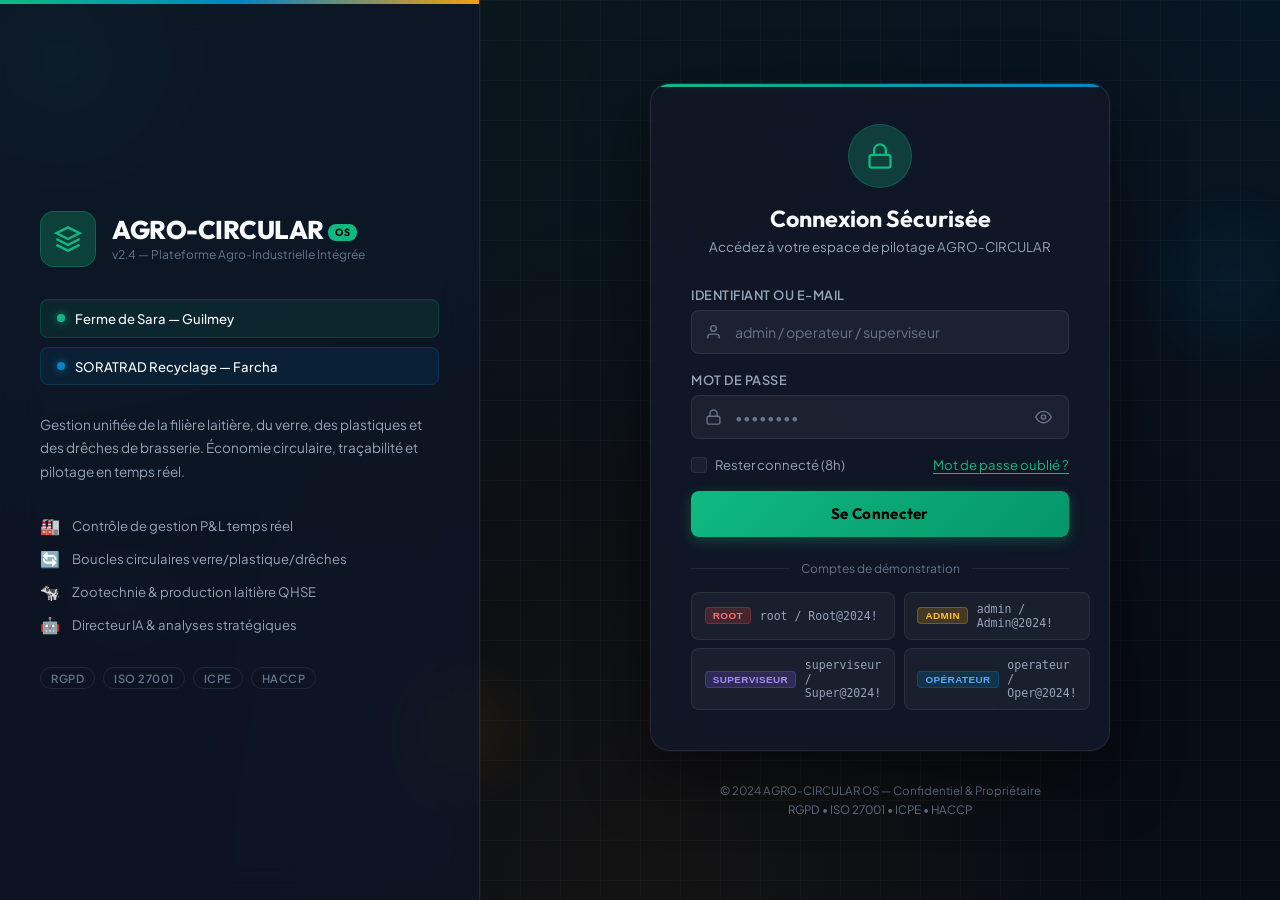
<file: index.html>
<!DOCTYPE html>
<html lang="fr">
<head>
  <meta charset="UTF-8">
  <meta name="viewport" content="width=device-width, initial-scale=1.0">
  <meta name="description" content="Plateforme intégrée de gestion agro-industrielle et d'économie circulaire : Ferme de Sara (Guilmey) et SORATRAD (Farcha).">
  <title>AGRO-CIRCULAR OS | Ferme de Sara & SORATRAD</title>
  <link rel="preconnect" href="https://fonts.googleapis.com">
  <link rel="preconnect" href="https://fonts.gstatic.com" crossorigin>
  <link href="https://fonts.googleapis.com/css2?family=Outfit:wght@400;500;600;700;800&family=Plus+Jakarta+Sans:wght@300;400;500;600;700&display=swap" rel="stylesheet">
  <link rel="stylesheet" href="style.css">
  <link rel="stylesheet" href="auth.css">
</head>
<body>
  <!-- Header / Navigation Bar -->
  <header class="app-header">
    <div class="header-left">
      <div class="brand-logo">
        <div class="logo-icon">
          <svg viewBox="0 0 24 24" fill="none" stroke="currentColor" stroke-width="2">
            <path d="M12 2L2 7l10 5 10-5-10-5zM2 17l10 5 10-5M2 12l10 5 10-5"/>
          </svg>
        </div>
        <div class="logo-text">
          <span class="logo-title">AGRO-CIRCULAR <span class="badge-os">OS v2.4</span></span>
          <span class="logo-subtitle">Ferme de Sara (Guilmey) &times; SORATRAD (Farcha)</span>
        </div>
      </div>

      <!-- Entity Switcher -->
      <div class="entity-switcher" role="group" aria-label="Sélecteur d'entité">
        <button type="button" class="entity-btn active" data-entity="consolidated" id="btn-entity-consolidated">
          <span class="dot dot-gold"></span>
          <span>Vue Consolidée</span>
        </button>
        <button type="button" class="entity-btn" data-entity="ferme" id="btn-entity-ferme">
          <span class="dot dot-green"></span>
          <span>Ferme de Sara</span>
        </button>
        <button type="button" class="entity-btn" data-entity="soratrad" id="btn-entity-soratrad">
          <span class="dot dot-blue"></span>
          <span>SORATRAD Déchets</span>
        </button>
      </div>
    </div>

    <div class="header-right">
      <!-- Widget environnement compact -->
      <div class="weather-widget" title="Guilmey / Farcha — Devises: FCFA (XAF)">
        <span class="loc-tag">N'Djaména</span>
        <span style="color:rgba(255,255,255,0.15)">|</span>
        <span class="temp-val">34°C</span>
        <span class="humidity-val">38%💧</span>
        <span style="color:rgba(255,255,255,0.15)">|</span>
        <span style="font-size:0.72rem;color:var(--color-gold);font-weight:600;">FCFA</span>
      </div>

      <div class="zero-counter-badge" id="status-zero-badge" style="font-size:0.75rem;">
        <span class="dot dot-gold"></span>
        <span id="status-zero-badge-text">0 saisies</span>
      </div>

      <!-- Quick Action Buttons -->
      <button class="btn-icon" id="btn-export-data" title="Exporter les données JSON">
        <svg viewBox="0 0 24 24" fill="none" stroke="currentColor" stroke-width="2">
          <path d="M21 15v4a2 2 0 0 1-2 2H5a2 2 0 0 1-2-2v-4M7 10l5 5 5-5M12 15V3"/>
        </svg>
      </button>
      <button class="btn-icon" id="btn-import-data" title="Importer une sauvegarde JSON">
        <svg viewBox="0 0 24 24" fill="none" stroke="currentColor" stroke-width="2">
          <path d="M21 15v4a2 2 0 0 1-2 2H5a2 2 0 0 1-2-2v-4M17 8l-5-5-5 5M12 3v12"/>
        </svg>
      </button>
      <input type="file" id="file-import-input" accept=".json" style="display:none;">

      <button class="btn btn-primary" id="btn-quick-entry">
        <svg viewBox="0 0 24 24" fill="none" stroke="currentColor" stroke-width="2" width="15" height="15">
          <line x1="12" y1="5" x2="12" y2="19"></line>
          <line x1="5" y1="12" x2="19" y2="12"></line>
        </svg>
        <span>Saisie</span>
      </button>
    </div>
  </header>

  <!-- Alert Bar compact -->
  <div class="alert-bar" id="operational-alert">
    <div class="alert-content">
      <span class="alert-badge" id="alert-banner-badge">SYSÈME OK</span>
      <span class="alert-text" id="alert-banner-text">Plateforme opérationnelle. Prête pour la saisie ou le test de scénarios.</span>
    </div>
    <div class="alert-actions">
      <button class="btn-link" id="btn-view-shuttle">Navette &rarr;</button>
    </div>
  </div>

  <div class="app-layout">
    <!-- Sidebar Navigation -->
    <aside class="app-sidebar">
      <nav class="sidebar-nav">
        <div class="nav-section-title">PILOTAGE GÉNÉRAL</div>
        <button class="nav-item active" data-tab="tab-dashboard" id="nav-dashboard">
          <svg viewBox="0 0 24 24" fill="none" stroke="currentColor" stroke-width="2"><rect x="3" y="3" width="7" height="7"></rect><rect x="14" y="3" width="7" height="7"></rect><rect x="14" y="14" width="7" height="7"></rect><rect x="3" y="14" width="7" height="7"></rect></svg>
          <span>Tableau de Bord</span>
        </button>
        <button class="nav-item" data-tab="tab-synergies" id="nav-synergies">
          <svg viewBox="0 0 24 24" fill="none" stroke="currentColor" stroke-width="2"><polyline points="23 4 23 10 17 10"></polyline><polyline points="1 20 1 14 7 14"></polyline><path d="M3.51 9a9 9 0 0 1 14.85-3.36L23 10M1 14l4.64 4.36A9 9 0 0 0 20.49 15"></path></svg>
          <span>Boucle Circulaire & Flux</span>
          <span class="pill-badge">Synergie</span>
        </button>
        <button class="nav-item" data-tab="tab-ai-expert" id="nav-ai-expert">
          <svg viewBox="0 0 24 24" fill="none" stroke="currentColor" stroke-width="2"><path d="M21 16V8a2 2 0 0 0-1-1.73l-7-4a2 2 0 0 0-2 0l-7 4A2 2 0 0 0 3 8v8a2 2 0 0 0 1 1.73l7 4a2 2 0 0 0 2 0l7-4A2 2 0 0 0 21 16z"></path><polyline points="3.27 6.96 12 12.01 20.73 6.96"></polyline><line x1="12" y1="22.08" x2="12" y2="12"></line></svg>
          <span>Directeur IA & Stratégie</span>
          <span class="pill-badge" style="background: rgba(139, 92, 246, 0.25); color: #c4b5fd;">Expert IA</span>
        </button>

        <div class="nav-section-title" id="sec-ferme-title">
          <span>FERME LAITIÈRE</span>
          <span class="section-scope-badge badge-scope-ferme" id="badge-sec-ferme">Guilmey</span>
        </div>
        <button class="nav-item" data-tab="tab-lait" data-entity="ferme" id="nav-lait">
          <svg viewBox="0 0 24 24" fill="none" stroke="currentColor" stroke-width="2"><path d="M8 2h8l2 5v14a1 1 0 0 1-1 1H7a1 1 0 0 1-1-1V7l2-5z"></path><line x1="6" y1="12" x2="18" y2="12"></line></svg>
          <span>Production & Traite</span>
        </button>
        <button class="nav-item" data-tab="tab-cheptel" data-entity="ferme" id="nav-cheptel">
          <svg viewBox="0 0 24 24" fill="none" stroke="currentColor" stroke-width="2"><circle cx="12" cy="12" r="10"></circle><path d="M8 14s1.5 2 4 2 4-2 4-2"></path><line x1="9" y1="9" x2="9.01" y2="9"></line><line x1="15" y1="9" x2="15.01" y2="9"></line></svg>
          <span>Cheptel & Vaches</span>
        </button>
        <button class="nav-item" data-tab="tab-nutrition" data-entity="ferme" id="nav-nutrition">
          <svg viewBox="0 0 24 24" fill="none" stroke="currentColor" stroke-width="2"><path d="M12 2a10 10 0 0 1 10 10c0 5.5-4.5 10-10 10S2 17.5 2 12A10 10 0 0 1 12 2z"></path><path d="M12 6v6l4 2"></path></svg>
          <span>Rationneur Drêche/Fourrage</span>
        </button>

        <div class="nav-section-title" id="sec-soratrad-title">
          <span>VALORISATION DES DÉCHETS</span>
          <span class="section-scope-badge badge-scope-soratrad" id="badge-sec-soratrad">Farcha</span>
        </div>
        <button class="nav-item" data-tab="tab-verre" data-entity="soratrad" id="nav-verre">
          <svg viewBox="0 0 24 24" fill="none" stroke="currentColor" stroke-width="2"><path d="M8 21h8M12 17v4M6 3h12l-2 9a4 4 0 0 1-4 4 4 4 0 0 1-4-4L6 3z"/></svg>
          <span>Bouteilles & Calcin (BTP)</span>
        </button>
        <button class="nav-item" data-tab="tab-plastique" data-entity="soratrad" id="nav-plastique">
          <svg viewBox="0 0 24 24" fill="none" stroke="currentColor" stroke-width="2"><rect x="3" y="3" width="18" height="18" rx="2"/><path d="M3 9h18M9 21V9"/></svg>
          <span>Casiers Plastique & Granulés</span>
        </button>
        <button class="nav-item" data-tab="tab-dreches" data-entity="soratrad" id="nav-dreches">
          <svg viewBox="0 0 24 24" fill="none" stroke="currentColor" stroke-width="2"><path d="M6 2L3 6v14a2 2 0 0 0 2 2h14a2 2 0 0 0 2-2V6l-3-4z"/><line x1="3" y1="6" x2="21" y2="6"/><path d="M16 10a4 4 0 0 1-8 0"/></svg>
          <span>Drêches de Brasserie</span>
        </button>

        <div class="nav-section-title">GESTION & STRATÉGIE</div>
        <button class="nav-item" data-tab="tab-finance" id="nav-finance">
          <svg viewBox="0 0 24 24" fill="none" stroke="currentColor" stroke-width="2"><line x1="12" y1="1" x2="12" y2="23"></line><path d="M17 5H9.5a3.5 3.5 0 0 0 0 7h5a3.5 3.5 0 0 1 0 7H6"></path></svg>
          <span>P&L & Contrôle de Gestion</span>
        </button>
        <button class="nav-item" data-tab="tab-qhse" id="nav-qhse">
          <svg viewBox="0 0 24 24" fill="none" stroke="currentColor" stroke-width="2"><path d="M12 22s8-4 8-10V5l-8-3-8 3v7c0 6 8 10 8 10z"></path></svg>
          <span>QHSE, Hygiène & Sécurité</span>
        </button>
        <button class="nav-item" data-tab="tab-simulateur" id="nav-simulateur">
          <svg viewBox="0 0 24 24" fill="none" stroke="currentColor" stroke-width="2"><circle cx="12" cy="12" r="10"></circle><path d="M16 12l-4-4v8z"></path></svg>
          <span>Simulateur d'Investissement</span>
        </button>

        <div class="nav-section-title" id="nav-section-infra">SYSTÈME &amp; DÉPLOIEMENT</div>
        <button class="nav-item" data-tab="tab-infra" id="nav-infra">
          <svg viewBox="0 0 24 24" fill="none" stroke="currentColor" stroke-width="2"><rect x="2" y="2" width="20" height="8" rx="2"/><rect x="2" y="14" width="20" height="8" rx="2"/><line x1="6" y1="6" x2="6.01" y2="6"/><line x1="6" y1="18" x2="6.01" y2="18"/></svg>
          <span>Infrastructure &amp; Déploiement</span>
          <span class="pill-badge" style="background:rgba(16,185,129,0.2);color:#34d399;">SysAdmin</span>
        </button>
      </nav>

      <!-- Bottom System Status -->
      <div class="sidebar-footer">
        <div class="status-indicator">
          <span class="pulse-green"></span>
          <span class="status-text" id="storage-status-text">Données synchronisées</span>
        </div>
        <div style="display: flex; gap: 0.5rem; justify-content: space-between; margin-top: 0.35rem;">
          <button class="btn-text-sm" id="btn-reset-zero" style="color: #f59e0b; font-weight: 600;" title="Remettre tous les compteurs à 0">
            ↺ Compteurs à 0
          </button>
          <button class="btn-text-sm" id="btn-reset-demo" style="color: #10b981; font-weight: 600;" title="Recharger les exemples réalistes">
            ⚡ Charger Démo
          </button>
        </div>
      </div>
    </aside>

    <!-- Main Content Area -->
    <main class="app-main">

      <!-- ========================================================================= -->
      <!-- TAB 1: TABLEAU DE BORD EXÉCUTIF (CONSOLIDÉ OU PAR ENTITÉ)               -->
      <!-- ========================================================================= -->
      <section class="tab-pane active" id="tab-dashboard">
        <div class="view-header">
          <div>
            <h1 class="view-title" id="dash-title">Cockpit de Direction Générale & Opérations</h1>
            <p class="view-desc" id="dash-subtitle">Indicateurs temps réel pour la Ferme de Sara (Guilmey) et SORATRAD Recyclage (Farcha).</p>
          </div>
          <div class="view-actions">
            <span class="badge-date" id="current-date-badge">Semaine en cours</span>
            <button class="btn btn-secondary btn-sm" id="btn-print-report" onclick="window.print()">
              <svg viewBox="0 0 24 24" fill="none" stroke="currentColor" stroke-width="2" width="16" height="16"><polyline points="6 9 6 2 18 2 18 9"></polyline><path d="M6 18H4a2 2 0 0 1-2-2v-5a2 2 0 0 1 2-2h16a2 2 0 0 1 2 2v5a2 2 0 0 1-2 2h-2"></path><rect x="6" y="14" width="12" height="8"></rect></svg>
              Imprimer Synthèse
            </button>
          </div>
        </div>

        <!-- KPI Hero Cards -->
        <div class="kpi-grid">
          <!-- KPI 1 -->
          <div class="kpi-card card-green" id="kpi-card-1">
            <div class="kpi-header">
              <span class="kpi-label" id="kpi-label-1">Production Laitière</span>
              <span class="kpi-icon" id="kpi-icon-1">🥛</span>
            </div>
            <div class="kpi-value"><span id="kpi-lait-val">180</span> <small id="kpi-unit-1">L/jour</small></div>
            <div class="kpi-sub" id="kpi-sub-1">
              <span class="kpi-trend positive" id="kpi-trend-1">&uarr; +5.2%</span>
              <span id="kpi-lait-vache">Moyenne: 10.0 L / vache en lactation</span>
            </div>
          </div>

          <!-- KPI 2 -->
          <div class="kpi-card card-blue" id="kpi-card-2">
            <div class="kpi-header">
              <span class="kpi-label" id="kpi-label-2">Drêches Brasserie Collectées</span>
              <span class="kpi-icon" id="kpi-icon-2">🌾</span>
            </div>
            <div class="kpi-value"><span id="kpi-dreches-val">18.5</span> <small id="kpi-unit-2">T/mois</small></div>
            <div class="kpi-sub" id="kpi-sub-2">
              <span class="kpi-tag" id="kpi-tag-2a">Dont 9.0 T Ferme de Sara</span>
              <span class="kpi-tag" id="kpi-tag-2b">9.5 T Revente éleveurs</span>
            </div>
          </div>

          <!-- KPI 3 -->
          <div class="kpi-card card-amber" id="kpi-card-3">
            <div class="kpi-header">
              <span class="kpi-label" id="kpi-label-3">Calcin Verre BTP / Verrerie</span>
              <span class="kpi-icon" id="kpi-icon-3">🍾</span>
            </div>
            <div class="kpi-value"><span id="kpi-verre-val">24.0</span> <small id="kpi-unit-3">T/mois</small></div>
            <div class="kpi-sub" id="kpi-sub-3">
              <span class="kpi-trend positive" id="kpi-trend-3">Pureté calcin 98.4%</span>
              <span id="kpi-desc-3">Débouché BTP & pavés</span>
            </div>
          </div>

          <!-- KPI 4 -->
          <div class="kpi-card card-purple" id="kpi-card-4">
            <div class="kpi-header">
              <span class="kpi-label" id="kpi-label-4">Granulés Plastique (PEHD/PP)</span>
              <span class="kpi-icon" id="kpi-icon-4">📦</span>
            </div>
            <div class="kpi-value"><span id="kpi-plastique-val">12.8</span> <small id="kpi-unit-4">T/mois</small></div>
            <div class="kpi-sub" id="kpi-sub-4">
              <span id="kpi-desc-4">Rendement matière: 91%</span>
              <span class="kpi-trend positive" id="kpi-trend-4">Prix: 480 000 FCFA/T</span>
            </div>
          </div>

          <!-- KPI 5: Financial -->
          <div class="kpi-card card-gold" id="kpi-card-5">
            <div class="kpi-header">
              <span class="kpi-label" id="kpi-label-5">Chiffre d'Affaires Mensuel Estimé</span>
              <span class="kpi-icon" id="kpi-icon-5">💰</span>
            </div>
            <div class="kpi-value"><span id="kpi-ca-val">11 850 000</span> <small id="kpi-unit-5">FCFA</small></div>
            <div class="kpi-sub" id="kpi-sub-5">
              <span class="kpi-badge-gold" id="kpi-tag-5">Marge brute globale: 44.5%</span>
              <span id="kpi-synergie-saving">Gain synergie: 1 890 000 FCFA</span>
            </div>
          </div>
        </div>

        <!-- ♻️ Score Circulaire — Bandeau de synthèse compact -->
        <div class="circular-score-band">
          <div class="cscore-item">
            <div class="cscore-ring-wrap">
              <svg class="cscore-ring" viewBox="0 0 44 44">
                <circle class="cscore-track" cx="22" cy="22" r="18" />
                <circle class="cscore-fill cscore-green" cx="22" cy="22" r="18"
                  stroke-dasharray="87 113" stroke-dashoffset="0" />
              </svg>
              <span class="cscore-pct">77%</span>
            </div>
            <div class="cscore-label">Déchets valorisés<br><small>vs décharge directe</small></div>
          </div>
          <div class="cscore-divider"></div>
          <div class="cscore-item">
            <div class="cscore-ring-wrap">
              <svg class="cscore-ring" viewBox="0 0 44 44">
                <circle class="cscore-track" cx="22" cy="22" r="18" />
                <circle class="cscore-fill cscore-amber" cx="22" cy="22" r="18"
                  stroke-dasharray="65 113" stroke-dashoffset="0" />
              </svg>
              <span class="cscore-pct">57%</span>
            </div>
            <div class="cscore-label">Autonomie fourragère<br><small>Drêche + Maralfalfa</small></div>
          </div>
          <div class="cscore-divider"></div>
          <div class="cscore-item">
            <div class="cscore-ring-wrap">
              <svg class="cscore-ring" viewBox="0 0 44 44">
                <circle class="cscore-track" cx="22" cy="22" r="18" />
                <circle class="cscore-fill cscore-blue" cx="22" cy="22" r="18"
                  stroke-dasharray="100 113" stroke-dashoffset="0" />
              </svg>
              <span class="cscore-pct">89%</span>
            </div>
            <div class="cscore-label">Trajets mutualisés<br><small>Zéro trajet à vide</small></div>
          </div>
          <div class="cscore-divider"></div>
          <div class="cscore-item cscore-main">
            <div class="cscore-ring-wrap">
              <svg class="cscore-ring cscore-ring-lg" viewBox="0 0 56 56">
                <circle class="cscore-track" cx="28" cy="28" r="23" />
                <circle class="cscore-fill cscore-gold" cx="28" cy="28" r="23"
                  stroke-dasharray="118 144" stroke-dashoffset="0" />
              </svg>
              <span class="cscore-pct cscore-pct-lg">82</span>
            </div>
            <div class="cscore-label">
              <strong>Score Circulaire Global</strong><br>
              <small>Indice d'économie circulaire</small>
            </div>
          </div>
          <div class="cscore-divider"></div>
          <div class="cscore-item">
            <div class="cscore-ring-wrap">
              <svg class="cscore-ring" viewBox="0 0 44 44">
                <circle class="cscore-track" cx="22" cy="22" r="18" />
                <circle class="cscore-fill cscore-purple" cx="22" cy="22" r="18"
                  stroke-dasharray="94 113" stroke-dashoffset="0" />
              </svg>
              <span class="cscore-pct">83%</span>
            </div>
            <div class="cscore-label">Marge opérationnelle<br><small>vs objectif 80%</small></div>
          </div>
          <div class="cscore-divider"></div>
          <div class="cscore-item">
            <div class="cscore-ring-wrap">
              <svg class="cscore-ring" viewBox="0 0 44 44">
                <circle class="cscore-track" cx="22" cy="22" r="18" />
                <circle class="cscore-fill cscore-green" cx="22" cy="22" r="18"
                  stroke-dasharray="107 113" stroke-dashoffset="0" />
              </svg>
              <span class="cscore-pct">95%</span>
            </div>
            <div class="cscore-label">Collecte casiers<br><small>vs plan mensuel</small></div>
          </div>
        </div>

        <!-- Operational Cockpit 2-Column Section -->
        <div class="dashboard-grid">
          <!-- Flow Chart Visualizer -->
          <div class="card">
            <div class="card-header">
              <h2 class="card-title">Matrice de Performance Opérationnelle</h2>
              <span class="pill-info">Temps réel</span>
            </div>
            <div class="card-body">
              <div class="perf-bar-group">
                <div class="perf-bar-label">
                  <span>Capacité Tank à lait Guilmey (300 L)</span>
                  <strong id="bar-tank-pct">0% (0 L)</strong>
                </div>
                <div class="progress-track"><div class="progress-fill fill-green" id="bar-tank-fill" style="width: 0%"></div></div>
              </div>

              <div class="perf-bar-group">
                <div class="perf-bar-label">
                  <span>Autonomie Stock Drêches Ferme (Besoin: 300 kg/j)</span>
                  <strong id="bar-dreche-stock">0 jour (0 kg disponible)</strong>
                </div>
                <div class="progress-track"><div class="progress-fill fill-amber" id="bar-dreche-fill" style="width: 0%"></div></div>
              </div>

              <div class="perf-bar-group">
                <div class="perf-bar-label">
                  <span>Objectif Collecte Casiers Plastiques (Farcha)</span>
                  <strong id="bar-plastique-pct">0% (0 T / 15 T)</strong>
                </div>
                <div class="progress-track"><div class="progress-fill fill-blue" id="bar-plastique-fill" style="width: 0%"></div></div>
              </div>

              <div class="perf-bar-group">
                <div class="perf-bar-label">
                  <span>Capacité Broyeur Calcin Verre</span>
                  <strong id="bar-verre-pct">0% (0 T / 30 T)</strong>
                </div>
                <div class="progress-track"><div class="progress-fill fill-purple" id="bar-verre-fill" style="width: 0%"></div></div>
              </div>

              <!-- Quick alerts -->
              <div class="quick-notif-box" id="dashboard-notif-box">
                <!-- Dynamically generated notifications -->
              </div>
            </div>
          </div>

          <!-- Synergies Quick Map & Cashflow Breakdown -->
          <div class="card">
            <div class="card-header">
              <h2 class="card-title">Répartition du Chiffre d'Affaires par Pôle</h2>
              <span class="pill-info" id="dash-breakdown-period">Mensuel</span>
            </div>
            <div class="card-body">
              <div class="revenue-breakdown" id="dashboard-rev-breakdown">
                <!-- Dynamically populated -->
              </div>

              <div class="synergy-highlight-box">
                <div class="syn-title">
                  <svg viewBox="0 0 24 24" width="18" height="18" fill="none" stroke="currentColor" stroke-width="2"><circle cx="12" cy="12" r="10"></circle><polyline points="12 6 12 12 14 14"></polyline></svg>
                  <span>Boucle Économique Circulaire</span>
                </div>
                <p id="dash-synergy-text">
                  En mutualisant la logistique et en intégrant les drêches fraîches de SORATRAD dans la ration de la Ferme de Sara, le système élimine les coûts de concentré importé et valorise 100% des coproduits.
                </p>
              </div>
            </div>
          </div>
        </div>
      </section>

      <!-- ========================================================================= -->
      <!-- TAB 2: BOUCLE CIRCULAIRE & LOGISTIQUE (SYNERGIES GUILMEY <-> FARCHA)    -->
      <!-- ========================================================================= -->
      <section class="tab-pane" id="tab-synergies">
        <div class="view-header">
          <div>
            <h1 class="view-title">Navette Circulaire & Synergies Guilmey &harr; Farcha</h1>
            <p class="view-desc">Mutualisation des tournées logistiques, valorisation intégrée des drêches et compostage bovin.</p>
          </div>
          <button class="btn btn-primary btn-sm" id="btn-new-shuttle">+ Enregistrer une Navette</button>
        </div>

        <!-- Dynamic Synergies Summary Cards -->
        <div class="sub-kpi-row mb-4">
          <div class="sub-kpi-card">
            <span class="sub-label">Drêches Livrées Guilmey</span>
            <span class="sub-val" id="syn-total-dreche">0.0 T</span>
            <span class="sub-hint">Substitut de concentré</span>
          </div>
          <div class="sub-kpi-card">
            <span class="sub-label">Lait Évacué vers Ville</span>
            <span class="sub-val" id="syn-total-lait">0 L</span>
            <span class="sub-hint">Zéro rupture de froid</span>
          </div>
          <div class="sub-kpi-card">
            <span class="sub-label">Fumier / Compost Retourné</span>
            <span class="sub-val" id="syn-total-fumier">0.0 T</span>
            <span class="sub-hint">Fertilisation bio</span>
          </div>
          <div class="sub-kpi-card">
            <span class="sub-label">Gain Synergie Cumulé</span>
            <span class="sub-val highlight-green" id="syn-total-savings">0 FCFA</span>
            <span class="sub-hint">Économie vs tournées séparées</span>
          </div>
        </div>

        <!-- Interactive Diagram Card -->
        <div class="card mb-4">
          <div class="card-header">
            <h2 class="card-title">Schéma des Échanges Matières & Logistique (Distance ~18 km)</h2>
            <span class="badge-tag">Zéro Trajet à Vide</span>
          </div>
          <div class="card-body">
            <div class="circular-flow-container">
              <!-- Node A: Farcha -->
              <div class="flow-node farcha-node">
                <div class="node-badge">SITE 1 : FARCHA</div>
                <h3>SORATRAD & Brasserie</h3>
                <p class="node-desc">Gisement déchets & brasserie industrielle</p>
                <div class="node-items">
                  <span class="item-tag">&bull; Drêches fraîches (~78% eau)</span>
                  <span class="item-tag">&bull; Verre collecté bars/hôtels</span>
                  <span class="item-tag">&bull; Casiers PEHD/PP usagés</span>
                </div>
              </div>

              <!-- Connecting Logistics Path Aller -->
              <div class="flow-arrow-box">
                <div class="arrow-title">ALLER : Farcha &rarr; Guilmey (Matin 07h00)</div>
                <div class="arrow-visual">
                  <span class="truck-icon">🚚</span>
                  <div class="arrow-line right"></div>
                </div>
                <div class="arrow-details">
                  <strong>Chargement :</strong> Drêches fraîches + Consommables + Sel minéral
                </div>
              </div>

              <!-- Node B: Guilmey -->
              <div class="flow-node guilmey-node">
                <div class="node-badge">SITE 2 : GUILMEY</div>
                <h3>Ferme Laitière de Sara</h3>
                <p class="node-desc">Troupeau laitier & parcelles Maralfalfa</p>
                <div class="node-items">
                  <span class="item-tag">&bull; Ration drêche fraîche (10-12 kg/VL)</span>
                  <span class="item-tag">&bull; Production laitière de qualité</span>
                  <span class="item-tag">&bull; Fumier bovin riche en azote</span>
                </div>
              </div>

              <!-- Connecting Logistics Path Retour -->
              <div class="flow-arrow-box mt-3">
                <div class="arrow-title">RETOUR : Guilmey &rarr; Farcha (Midi 12h00)</div>
                <div class="arrow-visual">
                  <span class="truck-icon">🥛</span>
                  <div class="arrow-line left"></div>
                </div>
                <div class="arrow-details">
                  <strong>Chargement :</strong> Bidons de lait urbain + Fumier fertilisant compost
                </div>
              </div>
            </div>
          </div>
        </div>

        <!-- Shuttle Journal & Synergies Table -->
        <div class="card">
          <div class="card-header">
            <h2 class="card-title">Historique des Navettes Logistiques & Économies</h2>
            <span class="pill-info">Enregistrements récents</span>
          </div>
          <div class="card-body">
            <div class="table-responsive">
              <table class="data-table" id="table-shuttles">
                <thead>
                  <tr>
                    <th>Date</th>
                    <th>Véhicule / Chauffeur</th>
                    <th>Aller (Farcha &rarr; Guilmey)</th>
                    <th>Retour (Guilmey &rarr; Farcha)</th>
                    <th>Carburant</th>
                    <th>Gain Économique</th>
                    <th>Statut</th>
                    <th>Actions</th>
                  </tr>
                </thead>
                <tbody id="tbody-shuttles">
                  <!-- Dynamically populated -->
                </tbody>
              </table>
            </div>
          </div>
        </div>
      </section>

      <!-- ========================================================================= -->
      <!-- TAB 3: FERME DE SARA - PRODUCTION & TRAITE                              -->
      <!-- ========================================================================= -->
      <section class="tab-pane" id="tab-lait">
        <div class="view-header">
          <div>
            <h1 class="view-title">Ferme Laitière : Suivi de la Traite & Valorisation</h1>
            <p class="view-desc">Pesée matin/soir, contrôle sanitaire du tank et valorisation directe au litre.</p>
          </div>
          <button class="btn btn-primary btn-sm" id="btn-new-traite">+ Enregistrer une Traite</button>
        </div>

        <!-- 4 Quick KPI widgets -->
        <div class="sub-kpi-row">
          <div class="sub-kpi-card">
            <span class="sub-label">Traite du Matin (Moy.)</span>
            <span class="sub-val" id="val-traite-matin">0 L</span>
            <span class="sub-hint">Pesée matinale</span>
          </div>
          <div class="sub-kpi-card">
            <span class="sub-label">Traite du Soir (Moy.)</span>
            <span class="sub-val" id="val-traite-soir">0 L</span>
            <span class="sub-hint">Pesée vespérale</span>
          </div>
          <div class="sub-kpi-card">
            <span class="sub-label">Prix Moyen du Litre</span>
            <span class="sub-val" id="val-traite-prix">600 FCFA</span>
            <span class="sub-hint">Lait frais pasteurisé</span>
          </div>
          <div class="sub-kpi-card">
            <span class="sub-label">Coût Alimentaire / Litre</span>
            <span class="sub-val highlight-green" id="val-cost-litre">0 FCFA/L</span>
            <span class="sub-hint">Ration drêche & Maralfalfa</span>
          </div>
        </div>

        <!-- Traite Journal Table -->
        <div class="card mt-4">
          <div class="card-header">
            <h2 class="card-title">Journal Quotidien de Traite & Écoulement</h2>
            <div class="table-actions">
              <span class="pill-info">Historique des pesées</span>
            </div>
          </div>
          <div class="card-body">
            <div class="table-responsive">
              <table class="data-table" id="table-traite">
                <thead>
                  <tr>
                    <th>Date</th>
                    <th>Vaches en Traite</th>
                    <th>Traite Matin (L)</th>
                    <th>Traite Soir (L)</th>
                    <th>Total Jour (L)</th>
                    <th>Moyenne (L/VL)</th>
                    <th>Vente Directe (FCFA)</th>
                    <th>Transformé (L)</th>
                    <th>Contrôle Sanitaire</th>
                    <th>Actions</th>
                  </tr>
                </thead>
                <tbody id="tbody-traite">
                  <!-- Dynamically populated -->
                </tbody>
              </table>
            </div>
          </div>
        </div>
      </section>

      <!-- ========================================================================= -->
      <!-- TAB 4: CHEPTEL BOVIN                                                      -->
      <!-- ========================================================================= -->
      <section class="tab-pane" id="tab-cheptel">
        <div class="view-header">
          <div>
            <h1 class="view-title">Inventaire & Suivi du Cheptel Bovin</h1>
            <p class="view-desc">Identification individuelle, statuts physiologiques, reproduction et santé animale.</p>
          </div>
          <button class="btn btn-primary btn-sm" id="btn-add-cow">+ Ajouter une Vache</button>
        </div>

        <!-- Dynamic distribution bar -->
        <div class="herd-summary-bar">
          <div class="herd-stat"><span class="num" id="stat-cows-vl">0</span> <span class="label">Vaches en Lactation (VL)</span></div>
          <div class="herd-stat"><span class="num" id="stat-cows-vt">0</span> <span class="label">Vaches Taries (VT)</span></div>
          <div class="herd-stat"><span class="num" id="stat-cows-gen">0</span> <span class="label">Génisses</span></div>
          <div class="herd-stat"><span class="num" id="stat-cows-veaux">0</span> <span class="label">Veaux / Suites</span></div>
          <div class="herd-stat"><span class="num" id="stat-cows-total">0</span> <span class="label">Total Cheptel</span></div>
        </div>

        <!-- Cheptel Table -->
        <div class="card mt-3">
          <div class="card-header">
            <h2 class="card-title">Registre Officiel du Troupeau</h2>
            <div class="filter-group">
              <select id="filter-cow-status" class="form-control-sm">
                <option value="all">Tous les statuts</option>
                <option value="Lactation">En Lactation</option>
                <option value="Tarie">Tarie</option>
                <option value="Génisse">Génisse</option>
                <option value="Veaux">Veaux</option>
              </select>
            </div>
          </div>
          <div class="card-body">
            <div class="table-responsive">
              <table class="data-table" id="table-cheptel">
                <thead>
                  <tr>
                    <th>Boucle / ID</th>
                    <th>Nom</th>
                    <th>Race</th>
                    <th>Stade Physiologique</th>
                    <th>Production (L/j)</th>
                    <th>Dernier Vêlage</th>
                    <th>Statut Reproduction</th>
                    <th>Actions</th>
                  </tr>
                </thead>
                <tbody id="tbody-cheptel">
                  <!-- Dynamically populated -->
                </tbody>
              </table>
            </div>
          </div>
        </div>
      </section>

      <!-- ========================================================================= -->
      <!-- TAB 5: NUTRITION & RATIONNEUR DRÊCHE / MARALFALFA                         -->
      <!-- ========================================================================= -->
      <section class="tab-pane" id="tab-nutrition">
        <div class="view-header">
          <div>
            <h1 class="view-title">Rationneur Alimentaire : Drêches & Fourrages</h1>
            <p class="view-desc">Formulation de ration équilibrée pour maximiser la production laitière au moindre coût.</p>
          </div>
          <span class="badge-tag">Optimiseur technico-économique</span>
        </div>

        <div class="nutrition-grid">
          <!-- Formulation Form -->
          <div class="card">
            <div class="card-header">
              <h2 class="card-title">Paramètres de la Ration Journalière (par vache)</h2>
            </div>
            <div class="card-body">
              <form id="form-ration">
                <div class="form-row">
                  <div class="form-group">
                    <label>Maralfalfa Vert Fauché (kg brut / vache / j)</label>
                    <input type="number" id="input-maralfalfa" class="form-control" value="25" min="0" step="1">
                    <small>Matière sèche ~18% | Cultivé localement</small>
                  </div>
                  <div class="form-group">
                    <label>Drêche de Brasserie Fraîche (kg brut / vache / j)</label>
                    <input type="number" id="input-dreche" class="form-control" value="12" min="0" step="1">
                    <small>Matière sèche ~22% | Coproduit brasserie</small>
                  </div>
                </div>

                <div class="form-row">
                  <div class="form-group">
                    <label>Tourteau de Coton / Arachide (kg / v / j)</label>
                    <input type="number" id="input-tourteau" class="form-control" value="1.5" min="0" step="0.5">
                    <small>Achat extérieur (~320 FCFA/kg)</small>
                  </div>
                  <div class="form-group">
                    <label>Son de Céréales / Maïs (kg / v / j)</label>
                    <input type="number" id="input-son" class="form-control" value="2.0" min="0" step="0.5">
                    <small>Achat extérieur (~180 FCFA/kg)</small>
                  </div>
                </div>

                <div class="form-row">
                  <div class="form-group">
                    <label>Minéraux & CMV (g / v / j)</label>
                    <input type="number" id="input-cmv" class="form-control" value="150" min="0" step="10">
                    <small>Complexe oligo-vitamines laitier</small>
                  </div>
                  <div class="form-group">
                    <label>Nombre de Vaches Nourries</label>
                    <input type="number" id="input-cows-count" class="form-control" value="18" min="1">
                    <small>Vaches ciblées pour cette ration</small>
                  </div>
                </div>

                <button type="button" class="btn btn-primary w-100" id="btn-calc-ration">Recalculer l'Équilibre & le Coût</button>
                <button type="button" class="btn btn-secondary w-100 mt-2" id="btn-save-ration">💾 Enregistrer cette ration comme référence active</button>
              </form>
            </div>
          </div>

          <!-- Nutritional & Financial Result Card -->
          <div class="card">
            <div class="card-header">
              <h2 class="card-title">Diagnostic Nutritionnel & Économique</h2>
              <span class="badge-tag" id="badge-ration-status">Équilibrée</span>
            </div>
            <div class="card-body">
              <div class="nutrition-metrics">
                <div class="nutri-item">
                  <span class="nutri-label">Matière Sèche Totale (MS)</span>
                  <strong class="nutri-val" id="res-ms-val">12.8 kg MS / v</strong>
                  <span class="nutri-sub">Objectif: 12-14 kg MS</span>
                </div>
                <div class="nutri-item">
                  <span class="nutri-label">Énergie (UFL Lait)</span>
                  <strong class="nutri-val" id="res-ufl-val">11.4 UFL</strong>
                  <span class="nutri-sub">Permet: ~12 L / vache / jour</span>
                </div>
                <div class="nutri-item">
                  <span class="nutri-label">Protéines Digestibles (PDI)</span>
                  <strong class="nutri-val" id="res-pdi-val">980 g PDI</strong>
                  <span class="nutri-sub">Riche grâce aux drêches brasserie</span>
                </div>
                <div class="nutri-item">
                  <span class="nutri-label">Coût Journalier par Vache</span>
                  <strong class="nutri-val highlight-green" id="res-cost-cow">1 750 FCFA</strong>
                  <span class="nutri-sub">Vs 2 800 FCFA avec 100% concentré du commerce</span>
                </div>
              </div>

              <!-- Comparison banner -->
              <div class="comparison-banner mt-3">
                <h4>Économie Réalisée grâce à la Synergie SORATRAD :</h4>
                <div class="comp-numbers">
                  <div><strong>1 050 FCFA</strong><span>Économie / vache / jour</span></div>
                  <div><strong>18 900 FCFA</strong><span>Économie troupeau / jour</span></div>
                  <div><strong>567 000 FCFA</strong><span>Économie mensuelle nette</span></div>
                </div>
              </div>
            </div>
          </div>
        </div>
      </section>

      <!-- ========================================================================= -->
      <!-- TAB 6: SORATRAD - VERRE & CALCIN                                         -->
      <!-- ========================================================================= -->
      <section class="tab-pane" id="tab-verre">
        <div class="view-header">
          <div>
            <h1 class="view-title">SORATRAD : Filière Bouteilles en Verre & Calcin</h1>
            <p class="view-desc">Collecte urbaine, tri par couleur, déshabillage, concassage et vente BTP / Verriers.</p>
          </div>
          <button class="btn btn-primary btn-sm" id="btn-add-glass-batch">+ Nouveau Lot de Verre</button>
        </div>

        <div class="kpi-grid">
          <div class="kpi-card">
            <span class="kpi-label">Stock Verre Brut Collecté</span>
            <div class="kpi-value"><span id="val-glass-raw">0.0</span> <small>Tonnes</small></div>
            <span class="kpi-sub">Bouteilles collectées</span>
          </div>
          <div class="kpi-card">
            <span class="kpi-label">Calcin Produit (BTP)</span>
            <div class="kpi-value"><span id="val-glass-cullet">0.0</span> <small>Tonnes</small></div>
            <span class="kpi-sub">Granulométrie calibrée</span>
          </div>
          <div class="kpi-card">
            <span class="kpi-label">Prix Vente Moyen BTP</span>
            <div class="kpi-value"><span id="val-glass-price">0</span> <small>FCFA/T</small></div>
            <span class="kpi-sub">Pavés & béton drainant</span>
          </div>
          <div class="kpi-card">
            <span class="kpi-label">Chiffre d'Affaires Verre</span>
            <div class="kpi-value highlight-green"><span id="val-glass-margin">0</span> <small>FCFA</small></div>
            <span class="kpi-sub">Valorisation totale</span>
          </div>
        </div>

        <!-- Glass Batches Table -->
        <div class="card mt-4">
          <div class="card-header">
            <h2 class="card-title">Lots Traités & Expéditions Calcin</h2>
          </div>
          <div class="card-body">
            <div class="table-responsive">
              <table class="data-table" id="table-glass">
                <thead>
                  <tr>
                    <th>Date / Lot</th>
                    <th>Origine Collecte</th>
                    <th>Tonnage Brut (T)</th>
                    <th>Tri par Couleur</th>
                    <th>Taux Rebut</th>
                    <th>Calcin Produit (T)</th>
                    <th>Client / Débouché</th>
                    <th>CA Réalisé (FCFA)</th>
                    <th>Actions</th>
                  </tr>
                </thead>
                <tbody id="tbody-glass">
                  <!-- Dynamically populated -->
                </tbody>
              </table>
            </div>
          </div>
        </div>
      </section>

      <!-- ========================================================================= -->
      <!-- TAB 7: SORATRAD - PLASTIQUE & GRANULÉS                                   -->
      <!-- ========================================================================= -->
      <section class="tab-pane" id="tab-plastique">
        <div class="view-header">
          <div>
            <h1 class="view-title">SORATRAD : Casiers Plastiques, Broyage & Granulation</h1>
            <p class="view-desc">Filière PEHD (Polyéthylène Haute Densité) et PP &rarr; Paillettes lavées & Granulés plasturgistes.</p>
          </div>
          <button class="btn btn-primary btn-sm" id="btn-add-plastic-batch">+ Nouveau Lot Plastique</button>
        </div>

        <div class="kpi-grid">
          <div class="kpi-card">
            <span class="kpi-label">Casiers Collectés</span>
            <div class="kpi-value"><span id="val-plastic-raw">0.0</span> <small>Tonnes</small></div>
            <span class="kpi-sub">Gisement collecté</span>
          </div>
          <div class="kpi-card">
            <span class="kpi-label">Production Granulés PEHD/PP</span>
            <div class="kpi-value"><span id="val-plastic-granules">0.0</span> <small>Tonnes</small></div>
            <span class="kpi-sub">Matière extrudée</span>
          </div>
          <div class="kpi-card">
            <span class="kpi-label">Prix Vente Granulés</span>
            <div class="kpi-value"><span id="val-plastic-price">0</span> <small>FCFA/T</small></div>
            <span class="kpi-sub">Marché plasturgistes</span>
          </div>
          <div class="kpi-card">
            <span class="kpi-label">Chiffre d'Affaires Plastique</span>
            <div class="kpi-value highlight-green"><span id="val-plastic-margin">0</span> <small>FCFA</small></div>
            <span class="kpi-sub">Valorisation totale</span>
          </div>
        </div>

        <!-- Plastic Operations Table -->
        <div class="card mt-4">
          <div class="card-header">
            <h2 class="card-title">Suivi des Lignes de Broyage & Extrusion Plastique (Farcha)</h2>
          </div>
          <div class="card-body">
            <div class="table-responsive">
              <table class="data-table" id="table-plastic">
                <thead>
                  <tr>
                    <th>Date / Lot</th>
                    <th>Type Polymère</th>
                    <th>Quantité Casiers (Kg)</th>
                    <th>Lavage & Broyage</th>
                    <th>Granulation Extrusion (Kg)</th>
                    <th>Qualité / Couleur</th>
                    <th>Acheteur Plasturgiste</th>
                    <th>Facturation (FCFA)</th>
                    <th>Actions</th>
                  </tr>
                </thead>
                <tbody id="tbody-plastic">
                  <!-- Dynamically populated -->
                </tbody>
              </table>
            </div>
          </div>
        </div>
      </section>

      <!-- ========================================================================= -->
      <!-- TAB 8: DRÊCHES DE BRASSERIE (COLLECTE, SÉCHAGE, REVENTE)                 -->
      <!-- ========================================================================= -->
      <section class="tab-pane" id="tab-dreches">
        <div class="view-header">
          <div>
            <h1 class="view-title">SORATRAD : Filière Drêches de Brasserie</h1>
            <p class="view-desc">Enlèvement brasserie industrielle &rarr; Distribution Ferme de Sara + Revente & Ensilage.</p>
          </div>
          <button class="btn btn-primary btn-sm" id="btn-add-dreche-batch">+ Réception Drêches Brasserie</button>
        </div>

        <div class="dreche-dispatch-grid">
          <!-- Flow card -->
          <div class="card">
            <div class="card-header">
              <h2 class="card-title">Répartition des Drêches (<span id="dreche-total-title-vol">0.0</span> Tonnes)</h2>
            </div>
            <div class="card-body">
              <div class="dispatch-item">
                <div class="dispatch-info">
                  <strong>1. Ferme Laitière (Guilmey)</strong>
                  <span>Consommation interne fraîche (priorité n°1)</span>
                </div>
                <div class="dispatch-vol" id="dreche-disp-ferme-vol">0.0 T (0%)</div>
                <div class="dispatch-cost" id="dreche-disp-ferme-cost">Coût de transfert interne</div>
              </div>

              <div class="dispatch-item">
                <div class="dispatch-info">
                  <strong>2. Revente Éleveurs Bovins & Ovins</strong>
                  <span>Conditionné en sacs hermétiques 50 kg</span>
                </div>
                <div class="dispatch-vol" id="dreche-disp-sale-vol">0.0 T (0%)</div>
                <div class="dispatch-cost" id="dreche-disp-sale-cost">CA Revente: 0 FCFA</div>
              </div>

              <div class="dispatch-item">
                <div class="dispatch-info">
                  <strong>3. Ensilage de Réserve (Fût hermétique)</strong>
                  <span>Stock tampon pour période de soudure fourragère</span>
                </div>
                <div class="dispatch-vol" id="dreche-disp-silage-vol">0.0 T (0%)</div>
                <div class="dispatch-cost" id="dreche-disp-silage-cost">Conservation anaérobie</div>
              </div>

              <div class="dispatch-item">
                <div class="dispatch-info">
                  <strong>4. Compost & Méthanisation exp.</strong>
                  <span>Mélange avec fumier bovin pour compost maraîcher</span>
                </div>
                <div class="dispatch-vol" id="dreche-disp-compost-vol">0.0 T (0%)</div>
                <div class="dispatch-cost" id="dreche-disp-compost-cost">Engrais bio pour parcelles</div>
              </div>
            </div>
          </div>

          <!-- Protocol Anti-Gaspillage Card -->
          <div class="card">
            <div class="card-header">
              <h2 class="card-title">Protocole Anti-Altération (Chaleur Sahélienne)</h2>
            </div>
            <div class="card-body">
              <div class="protocol-box">
                <div class="protocol-step">
                  <div class="step-num">1</div>
                  <div class="step-text">
                    <strong>Enlèvement sous 3 heures :</strong>
                    <p>Départ de la brasserie immédiatement après le brassin (température résiduelle ~45-50°C).</p>
                  </div>
                </div>
                <div class="protocol-step">
                  <div class="step-num">2</div>
                  <div class="step-text">
                    <strong>Distribution Fraîche &lt; 48 heures :</strong>
                    <p>Au-delà de 48h à 35°C ambiant, risque d'acidification acétique ou moisissures (mycotoxines).</p>
                  </div>
                </div>
                <div class="protocol-step">
                  <div class="step-num">3</div>
                  <div class="step-text">
                    <strong>Ensilage en Fûts Plastiques Recyclés (Synergie) :</strong>
                    <p>Tassement énergique + 1% de sel de cuisine + fermeture hermétique anaérobie.</p>
                  </div>
                </div>
              </div>
            </div>
          </div>
        </div>

        <!-- Drêches Batches Registry Table -->
        <div class="card mt-4">
          <div class="card-header">
            <h2 class="card-title">Registre des Réceptions de Drêches de Brasserie</h2>
          </div>
          <div class="card-body">
            <div class="table-responsive">
              <table class="data-table" id="table-dreches">
                <thead>
                  <tr>
                    <th>Date / Lot</th>
                    <th>Brasserie Source</th>
                    <th>Tonnage Reçu (T)</th>
                    <th>Humidité</th>
                    <th>Alloué Ferme (T)</th>
                    <th>Revente Éleveurs (T)</th>
                    <th>Ensilage / Réserve (T)</th>
                    <th>Recette Revente (FCFA)</th>
                    <th>Actions</th>
                  </tr>
                </thead>
                <tbody id="tbody-dreches">
                  <!-- Dynamically populated -->
                </tbody>
              </table>
            </div>
          </div>
        </div>
      </section>

      <!-- ========================================================================= -->
      <!-- TAB 9: P&L & CONTRÔLE DE GESTION CONSOLIDÉ                              -->
      <!-- ========================================================================= -->
      <section class="tab-pane" id="tab-finance">
        <div class="view-header">
          <div>
            <h1 class="view-title">Compte de Résultat d'Exploitation & Rentabilité (P&L)</h1>
            <p class="view-desc">Analyse financière consolidée et analytique par centre de profit (FCFA).</p>
          </div>
          <button class="btn btn-secondary btn-sm" id="btn-recalc-pnl">Actualiser les Soldes</button>
        </div>

        <div class="card">
          <div class="card-header">
            <h2 class="card-title">Compte de Résultat Mensuel Comparatif</h2>
          </div>
          <div class="card-body">
            <div class="table-responsive">
              <table class="data-table pnl-table" id="table-pnl">
                <thead>
                  <tr>
                    <th>Poste Financier</th>
                    <th>Ferme Laitière</th>
                    <th>SORATRAD Déchets</th>
                    <th>Consolidé Réel</th>
                    <th>% du CA</th>
                  </tr>
                </thead>
                <tbody>
                  <tr class="row-highlight-header"><td colspan="5">1. CHIFFRE D'AFFAIRES (PRODUITS D'EXPLOITATION)</td></tr>
                  <tr>
                    <td>&bull; Vente de Lait & Produits Laitiers</td>
                    <td id="pnl-lait-ferme">0</td>
                    <td id="pnl-lait-sora">-</td>
                    <td id="pnl-lait-tot">0</td>
                    <td id="pnl-lait-pct">0.0%</td>
                  </tr>
                  <tr>
                    <td>&bull; Vente Granulés Plastiques PEHD/PP</td>
                    <td id="pnl-plastic-ferme">-</td>
                    <td id="pnl-plastic-sora">0</td>
                    <td id="pnl-plastic-tot">0</td>
                    <td id="pnl-plastic-pct">0.0%</td>
                  </tr>
                  <tr>
                    <td>&bull; Vente Calcin de Verre (BTP)</td>
                    <td id="pnl-glass-ferme">-</td>
                    <td id="pnl-glass-sora">0</td>
                    <td id="pnl-glass-tot">0</td>
                    <td id="pnl-glass-pct">0.0%</td>
                  </tr>
                  <tr>
                    <td>&bull; Revente Drêches & Sous-produits</td>
                    <td id="pnl-dreche-ferme">-</td>
                    <td id="pnl-dreche-sora">0</td>
                    <td id="pnl-dreche-tot">0</td>
                    <td id="pnl-dreche-pct">0.0%</td>
                  </tr>
                  <tr class="row-total">
                    <td>TOTAL CHIFFRE D'AFFAIRES</td>
                    <td id="pnl-tot-rev-ferme">0</td>
                    <td id="pnl-tot-rev-sora">0</td>
                    <td id="pnl-tot-rev-global">0</td>
                    <td id="pnl-tot-rev-pct">100.0%</td>
                  </tr>

                  <tr class="row-highlight-header"><td colspan="5">2. CHARGES VARIABLES D'EXPLOITATION</td></tr>
                  <tr>
                    <td>&bull; Alimentation bovine (Ration drêches, fourrage, CMV)</td>
                    <td id="pnl-feed-ferme">0</td>
                    <td id="pnl-feed-sora">-</td>
                    <td id="pnl-feed-tot">0</td>
                    <td id="pnl-feed-pct">0.0%</td>
                  </tr>
                  <tr>
                    <td>&bull; Achat matière première déchets (Bouteilles & Casiers)</td>
                    <td id="pnl-waste-ferme">-</td>
                    <td id="pnl-waste-sora">0</td>
                    <td id="pnl-waste-tot">0</td>
                    <td id="pnl-waste-pct">0.0%</td>
                  </tr>
                  <tr>
                    <td>&bull; Énergie, Carburant navette & groupes électrogènes</td>
                    <td id="pnl-energy-ferme">0</td>
                    <td id="pnl-energy-sora">0</td>
                    <td id="pnl-energy-tot">0</td>
                    <td id="pnl-energy-pct">0.0%</td>
                  </tr>
                  <tr>
                    <td>&bull; Consommables d'emballage & pièces d'usure broyeurs</td>
                    <td id="pnl-consum-ferme">0</td>
                    <td id="pnl-consum-sora">0</td>
                    <td id="pnl-consum-tot">0</td>
                    <td id="pnl-consum-pct">0.0%</td>
                  </tr>
                  <tr class="row-subtotal">
                    <td>MARGE BRUTE OPÉRATIONNELLE</td>
                    <td id="pnl-mb-ferme">0</td>
                    <td id="pnl-mb-sora">0</td>
                    <td id="pnl-mb-global">0</td>
                    <td id="pnl-mb-pct">0.0%</td>
                  </tr>

                  <tr class="row-highlight-header"><td colspan="5">3. CHARGES FIXES & STRUCTURES</td></tr>
                  <tr>
                    <td>&bull; Salaires & charges personnel (Guilmey / Farcha)</td>
                    <td id="pnl-sal-ferme">0</td>
                    <td id="pnl-sal-sora">0</td>
                    <td id="pnl-sal-tot">0</td>
                    <td id="pnl-sal-pct">0.0%</td>
                  </tr>
                  <tr>
                    <td>&bull; Loyer, sécurité & entretien foncier</td>
                    <td id="pnl-rent-ferme">0</td>
                    <td id="pnl-rent-sora">0</td>
                    <td id="pnl-rent-tot">0</td>
                    <td id="pnl-rent-pct">0.0%</td>
                  </tr>
                  <tr>
                    <td>&bull; Soins vétérinaires, insémination, audit QHSE</td>
                    <td id="pnl-vet-ferme">0</td>
                    <td id="pnl-vet-sora">0</td>
                    <td id="pnl-vet-tot">0</td>
                    <td id="pnl-vet-pct">0.0%</td>
                  </tr>
                  <tr class="row-final-profit">
                    <td>RÉSULTAT NET D'EXPLOITATION (EBITDA)</td>
                    <td id="pnl-net-ferme">0</td>
                    <td id="pnl-net-sora">0</td>
                    <td id="pnl-net-global">0</td>
                    <td id="pnl-net-pct">0.0%</td>
                  </tr>
                </tbody>
              </table>
            </div>
          </div>
        </div>
      </section>

      <!-- ========================================================================= -->
      <!-- TAB 10: QHSE, CONFORMITÉ, HYGIÈNE & SÉCURITÉ                            -->
      <!-- ========================================================================= -->
      <section class="tab-pane" id="tab-qhse">
        <div class="view-header">
          <div>
            <h1 class="view-title">QHSE : Sécurité au Travail, Hygiène Laitière & Environnement</h1>
            <p class="view-desc">Standards rigoureux pour prévenir les accidents industriels et garantir la qualité du lait.</p>
          </div>
          <div style="display: flex; gap: 0.75rem; align-items: center;">
            <span class="badge-tag" id="qhse-compliance-tag">100% Conforme</span>
            <button class="btn btn-primary btn-sm" id="btn-add-audit">+ Enregistrer un Contrôle QHSE</button>
          </div>
        </div>

        <div class="qhse-grid">
          <!-- Ferme QHSE card -->
          <div class="card">
            <div class="card-header">
              <h2 class="card-title">Protocole Sanitaire Ferme Laitière (Guilmey)</h2>
              <span class="badge-tag">Qualité Alimentaire</span>
            </div>
            <div class="card-body">
              <div class="checklist" id="checklist-ferme">
                <label class="check-item">
                  <input type="checkbox" id="chk-qhse-f0">
                  <span>Lavage et désinfection de la machine à traire avant et après chaque traite (solution acide/alcaline).</span>
                </label>
                <label class="check-item">
                  <input type="checkbox" id="chk-qhse-f1">
                  <span>Test au bol d'épreuve (fond noir) pour dépister les mammites cliniques sur chaque quartier.</span>
                </label>
                <label class="check-item">
                  <input type="checkbox" id="chk-qhse-f2">
                  <span>Trempage des trayons post-traite avec produit barrière désinfectant.</span>
                </label>
                <label class="check-item">
                  <input type="checkbox" id="chk-qhse-f3">
                  <span>Contrôle thermique permanent du tank à lait (consigne &le; 4°C sous 2h max).</span>
                </label>
                <label class="check-item">
                  <input type="checkbox" id="chk-qhse-f4">
                  <span>Vérification quotidienne de l'état de fraîcheur et d'acidité des drêches distribuées.</span>
                </label>
              </div>
            </div>
          </div>

          <!-- SORATRAD QHSE card -->
          <div class="card">
            <div class="card-header">
              <h2 class="card-title">Sécurité Atelier & Environnement Usine (Farcha)</h2>
              <span class="badge-tag">Sécurité Industrielle</span>
            </div>
            <div class="card-body">
              <div class="checklist" id="checklist-soratrad">
                <label class="check-item">
                  <input type="checkbox" id="chk-qhse-s0">
                  <span>Port obligatoire des gants anticoupure niveau 5 et lunettes de protection sur la ligne verre.</span>
                </label>
                <label class="check-item">
                  <input type="checkbox" id="chk-qhse-s1">
                  <span>Masques anti-poussières FFP3 lors du concassage pour éviter l'inhalation de silice.</span>
                </label>
                <label class="check-item">
                  <input type="checkbox" id="chk-qhse-s2">
                  <span>Protections auditives (casques antibruit) à proximité des broyeurs et de l'extrudeuse.</span>
                </label>
                <label class="check-item">
                  <input type="checkbox" id="chk-qhse-s3">
                  <span>Extincteurs CO2 et poudre ABC inspectés et accessibles près des moteurs et de l'extrudeuse.</span>
                </label>
                <label class="check-item">
                  <input type="checkbox" id="chk-qhse-s4">
                  <span>Arrêt d'urgence (coup de poing) testé et fonctionnel sur chaque broyeur et granulateur.</span>
                </label>
              </div>
            </div>
          </div>
        </div>

        <!-- QHSE Audits Register Table -->
        <div class="card mt-4">
          <div class="card-header">
            <h2 class="card-title">Registre des Contrôles & Audits QHSE Réalisés</h2>
          </div>
          <div class="card-body">
            <div class="table-responsive">
              <table class="data-table" id="table-qhse-audits">
                <thead>
                  <tr>
                    <th>Date</th>
                    <th>Site / Atelier</th>
                    <th>Type de Contrôle</th>
                    <th>Inspecteur / Responsable</th>
                    <th>Résultat Conformité</th>
                    <th>Observations & Actions Correctives</th>
                    <th>Actions</th>
                  </tr>
                </thead>
                <tbody id="tbody-qhse-audits">
                  <!-- Dynamically populated -->
                </tbody>
              </table>
            </div>
          </div>
        </div>
      </section>

      <!-- ========================================================================= -->
      <!-- TAB 11: SIMULATEUR D'INVESTISSEMENT STRATÉGIQUE                         -->
      <!-- ========================================================================= -->
      <section class="tab-pane" id="tab-simulateur">
        <div class="view-header">
          <div>
            <h1 class="view-title">Simulateur d'Investissement & Scénarios de Croissance</h1>
            <p class="view-desc">Modélisation technico-financière pour décupler la rentabilité et l'autonomie des deux entités.</p>
          </div>
          <span class="badge-tag">Aide à la décision</span>
        </div>

        <div class="simulator-layout">
          <!-- Left: Scenarios Choice -->
          <div class="card">
            <div class="card-header">
              <h2 class="card-title">Sélectionnez ou Personnalisez un Projet</h2>
            </div>
            <div class="card-body">
              <div class="scenario-buttons">
                <button type="button" class="scenario-btn active" data-scenario="solar">
                  <strong>Projet 1 : Centrale Solaire Hybride (Guilmey + Farcha)</strong>
                  <p>Réduction de 85% de la facture diesel des groupes électrogènes (tank à lait + broyeurs).</p>
                </button>
                <button type="button" class="scenario-btn" data-scenario="granulateur">
                  <strong>Projet 2 : Deuxième Ligne d'Extrusion Granulation Plastique</strong>
                  <p>Doubler la capacité de traitement des casiers (passer de 12 T à 25 T/mois de granulés).</p>
                </button>
                <button type="button" class="scenario-btn" data-scenario="cheptel">
                  <strong>Projet 3 : Agrandissement du Cheptel (+15 Génisses Laitières)</strong>
                  <p>Passer de 180 L/jour à 350 L/jour avec extension de 2 ha de Maralfalfa sous goutte-à-goutte.</p>
                </button>
                <button type="button" class="scenario-btn" data-scenario="dreches_dryer">
                  <strong>Projet 4 : Séchoir Solaire & Stockage Hermétique Drêches</strong>
                  <p>Stabiliser 100% des drêches de brasserie, éliminer tout risque de moisissure et vendre toute l'année.</p>
                </button>
                <button type="button" class="scenario-btn" data-scenario="verre_fin">
                  <strong>Projet 5 : Unité de Tamisage Fin & Lavage Calcin Haute Pureté</strong>
                  <p>Vente à haute valeur ajoutée aux verriers industriels et bétons architecturaux (95 000 FCFA/T).</p>
                </button>
              </div>

              <div class="custom-sim-form mt-4">
                <div class="form-group">
                  <label>Montant Investissement Initial (CAPEX en FCFA)</label>
                  <input type="number" id="sim-capex" class="form-control" value="8500000" step="500000">
                </div>
                <div class="form-group">
                  <label>Gain / Économie Mensuelle Nette Supplémentaire (FCFA/mois)</label>
                  <input type="number" id="sim-gain-month" class="form-control" value="750000" step="50000">
                </div>
                <div class="form-group">
                  <label>Frais d'entretien annuels (FCFA/an)</label>
                  <input type="number" id="sim-maint-year" class="form-control" value="400000" step="50000">
                </div>
                <button type="button" class="btn btn-primary w-100" id="btn-run-simulation">Calculer le Retour sur Investissement</button>
              </div>
            </div>
          </div>

          <!-- Right: Simulation Output Card -->
          <div class="card">
            <div class="card-header">
              <h2 class="card-title">Résultats Financiers de la Simulation</h2>
              <span class="badge-tag" id="sim-verdict-badge">Projet Rentable</span>
            </div>
            <div class="card-body">
              <div class="sim-results-grid">
                <div class="sim-kpi">
                  <span class="sim-label">Délai de Récupération (Payback)</span>
                  <div class="sim-val" id="sim-res-payback">0.0 Mois</div>
                  <span class="sim-sub">Retour sur investissement</span>
                </div>
                <div class="sim-kpi">
                  <span class="sim-label">Gain Net Annuel Récurrent</span>
                  <div class="sim-val highlight-green" id="sim-res-gain-year">0 FCFA</div>
                  <span class="sim-sub">Cashflow libre additionnel</span>
                </div>
                <div class="sim-kpi">
                  <span class="sim-label">Taux de Rentabilité Interne (TRI estimé)</span>
                  <div class="sim-val" id="sim-res-tri">0.0%</div>
                  <span class="sim-sub">Efficience du capital</span>
                </div>
                <div class="sim-kpi">
                  <span class="sim-label">Impact Écologique & ESG</span>
                  <div class="sim-val" id="sim-res-co2">- 0 T CO2/an</div>
                  <span class="sim-sub">Bilan environnemental</span>
                </div>
              </div>

              <!-- Recommendation Text -->
              <div class="sim-advice-box mt-3">
                <h4>Recommandation du Directeur des Opérations :</h4>
                <p id="sim-advice-text">Sélectionnez un projet ou saisissez vos paramètres personnalisés pour simuler la rentabilité opérationnelle.</p>
              </div>
            </div>
          </div>
        </div>
      </section>

      <!-- ========================================================================= -->
      <!-- TAB 12: DIRECTEUR DES OPÉRATIONS IA & STRATÉGIE                         -->
      <!-- ========================================================================= -->
      <section class="tab-pane" id="tab-ai-expert">
        <div class="view-header">
          <div>
            <h1 class="view-title">Directeur des Opérations IA & Stratégie Circulaire</h1>
            <p class="view-desc">Assistant exécutif expert en gestion conjointe ferme laitière & recyclage industriel (Verre, Plastique, Drêches).</p>
          </div>
          <span class="ai-badge-header">
            <svg viewBox="0 0 24 24" width="14" height="14" fill="none" stroke="currentColor" stroke-width="2"><circle cx="12" cy="12" r="10"></circle><polyline points="12 6 12 12 14 14"></polyline></svg>
            IA Stratégique Connectée
          </span>
        </div>

        <div class="ai-director-grid">
          <!-- Left: Framing Form & Instant Actions -->
          <div class="card">
            <div class="card-header">
              <h2 class="card-title">1. Cadrage des Informations & Paramètres Réels</h2>
              <span class="pill-info">Données Métier</span>
            </div>
            <div class="card-body">
              <p class="text-sm text-muted mb-3">
                Renseignez ici les spécificités de votre exploitation pour calibrer les recommandations de l'IA (nom, localisation, cheptel, prix locaux, etc.).
              </p>

              <form id="form-framing-data">
                <div class="form-row">
                  <div class="form-group">
                    <label>Nom de la Ferme Laitière</label>
                    <input type="text" id="cfg-ferme-name" class="form-control" value="Ferme de Sara">
                  </div>
                  <div class="form-group">
                    <label>Localisation Ferme</label>
                    <input type="text" id="cfg-ferme-loc" class="form-control" value="Guilmey">
                  </div>
                </div>

                <div class="form-row">
                  <div class="form-group">
                    <label>Objectif Traite Journalière (Litres/j)</label>
                    <input type="number" id="cfg-ferme-liters" class="form-control" value="180">
                  </div>
                  <div class="form-group">
                    <label>Prix de Vente Lait (FCFA/L)</label>
                    <input type="number" id="cfg-milk-price" class="form-control" value="600">
                  </div>
                </div>

                <div class="form-row">
                  <div class="form-group">
                    <label>Nom Société de Déchets</label>
                    <input type="text" id="cfg-dechets-name" class="form-control" value="SORATRAD">
                  </div>
                  <div class="form-group">
                    <label>Localisation Atelier Déchets</label>
                    <input type="text" id="cfg-dechets-loc" class="form-control" value="Farcha">
                  </div>
                </div>

                <div class="form-row">
                  <div class="form-group">
                    <label>Prix Moyen Granulés PEHD/PP (FCFA/T)</label>
                    <input type="number" id="cfg-price-plastic" class="form-control" value="480000">
                  </div>
                  <div class="form-group">
                    <label>Prix Moyen Calcin Verre BTP (FCFA/T)</label>
                    <input type="number" id="cfg-price-glass" class="form-control" value="70000">
                  </div>
                </div>

                <div class="form-row">
                  <div class="form-group">
                    <label>Distance Navette Aller-Retour (km)</label>
                    <input type="number" id="cfg-shuttle-distance" class="form-control" value="18">
                  </div>
                  <div class="form-group">
                    <label>Coût Carburant Navette A/R (FCFA)</label>
                    <input type="number" id="cfg-shuttle-fuel" class="form-control" value="18500">
                  </div>
                </div>

                <button type="submit" class="btn btn-secondary w-100" id="btn-save-framing">
                  💾 Enregistrer ces Paramètres & Recalibrer l'OS
                </button>
              </form>

              <hr style="border: 0; border-top: 1px solid var(--border-subtle); margin: 1.5rem 0;">

              <h3 style="font-size: 0.95rem; margin-bottom: 0.75rem; color: #fff;">2. Missions & Analyses du Directeur des Opérations</h3>
              <p class="text-sm text-muted mb-3">Cliquez sur une mission pour générer un plan d'action structuré, chiffré et priorisé :</p>

              <div class="ai-action-pills">
                <button type="button" class="ai-action-btn" data-action="kpi_board">📊 Tableau de bord mensuel</button>
                <button type="button" class="ai-action-btn" data-action="logistics">🔄 Optimisation des tournées</button>
                <button type="button" class="ai-action-btn" data-action="rentabilite">💰 Rentabilité broyage & granulation</button>
                <button type="button" class="ai-action-btn" data-action="commercial">📈 Plan commercial BTP & Plasturgistes</button>
                <button type="button" class="ai-action-btn" data-action="dreches">🌾 Rentabilité drêches en ration</button>
                <button type="button" class="ai-action-btn" data-action="risques">🛡️ Diagnostic des risques QHSE</button>
                <button type="button" class="ai-action-btn" data-action="budget">📋 Budget prévisionnel 12 mois</button>
              </div>

              <!-- Free Prompt Input Box -->
              <div class="ai-chat-box">
                <input type="text" id="input-ai-prompt" class="ai-chat-input" placeholder="Posez une question spécifique au Directeur des Opérations...">
                <button type="button" class="btn btn-primary" id="btn-ai-ask">Consulter l'IA</button>
              </div>
            </div>
          </div>

          <!-- Right: Output Executive Report Card -->
          <div class="card">
            <div class="card-header">
              <h2 class="card-title">Rapport Exécutif & Recommandations Stratégiques</h2>
              <span class="pill-info" id="ai-report-timestamp">Temps réel</span>
            </div>
            <div class="card-body">
              <div class="ai-response-card" id="ai-response-container">
                <!-- Dynamically populated executive analysis -->
              </div>
            </div>
          </div>
        </div>
      </section>

    </main>
  </div>

  <!-- Modal: Quick Data Entry Form -->
  <div class="modal-backdrop" id="modal-entry">
    <div class="modal-dialog">
      <div class="modal-header">
        <h3 class="modal-title" id="modal-title">Enregistrer une Nouvelle Opération</h3>
        <button class="modal-close" id="modal-close-btn">&times;</button>
      </div>
      <div class="modal-body">
        <form id="form-quick-entry">
          <div class="form-group">
            <label>Type d'opération</label>
            <select id="entry-type" class="form-control">
              <option value="traite">Traite Laitière (Guilmey)</option>
              <option value="shuttle">Navette Logistique Farcha &harr; Guilmey</option>
              <option value="glass">Lot Verre / Calcin (Farcha)</option>
              <option value="plastic">Lot Plastique / Granulés (Farcha)</option>
              <option value="dreche">Réception Drêches Brasserie</option>
              <option value="cow">Vache / Registre Cheptel</option>
              <option value="qhse">Contrôle / Audit QHSE</option>
            </select>
          </div>

          <!-- Dynamic fields container -->
          <div id="dynamic-modal-fields">
            <!-- Rendered by JS according to selected type -->
          </div>

          <div class="modal-footer">
            <button type="button" class="btn btn-secondary" id="modal-cancel-btn">Annuler</button>
            <button type="submit" class="btn btn-primary" id="modal-save-btn">Enregistrer</button>
          </div>
        </form>
      </div>
    </div>
  </div>

  <!-- =========================================================================
       TAB INFRASTRUCTURE & DÉPLOIEMENT
       ========================================================================= -->
  <section class="tab-pane" id="tab-infra">
    <div class="view-header">
      <div>
        <h1 class="view-title">🖥️ Infrastructure &amp; Déploiement — Guide Opérationnel</h1>
        <p class="view-desc">Héberger AGRO-CIRCULAR OS localement sur Windows, accessible depuis Internet via Cloudflare Tunnel, avec PostgreSQL sécurisé. Réservé aux administrateurs système.</p>
      </div>
      <div class="view-actions">
        <span class="badge-date">Windows · PostgreSQL · Cloudflare Tunnel</span>
      </div>
    </div>

    <!-- SECTION 0: PRÉREQUIS -->
    <div class="infra-section" id="infra-prereqs">
      <div class="infra-section-header">
        <div class="infra-step-badge" style="background:rgba(2,132,199,0.15);color:#38bdf8;border-color:rgba(2,132,199,0.3);">PRÉ</div>
        <h2 class="infra-section-title">Questions préalables &amp; Architecture choisie</h2>
      </div>
      <div class="infra-prereq-grid">
        <div class="infra-prereq-card">
          <div class="infra-prereq-icon">💻</div>
          <div class="infra-prereq-label">Système d'exploitation</div>
          <div class="infra-prereq-value">Windows 10 / 11</div>
        </div>
        <div class="infra-prereq-card">
          <div class="infra-prereq-icon">🗄️</div>
          <div class="infra-prereq-label">Base de données</div>
          <div class="infra-prereq-value">PostgreSQL 16</div>
        </div>
        <div class="infra-prereq-card">
          <div class="infra-prereq-icon">🌐</div>
          <div class="infra-prereq-label">Exposition Internet</div>
          <div class="infra-prereq-value">Cloudflare Tunnel</div>
        </div>
        <div class="infra-prereq-card">
          <div class="infra-prereq-icon">🔒</div>
          <div class="infra-prereq-label">Chiffrement HTTPS</div>
          <div class="infra-prereq-value">Automatique (Cloudflare)</div>
        </div>
        <div class="infra-prereq-card">
          <div class="infra-prereq-icon">🌍</div>
          <div class="infra-prereq-label">IP publique fixe</div>
          <div class="infra-prereq-value">Non requise ✅</div>
        </div>
        <div class="infra-prereq-card">
          <div class="infra-prereq-icon">💰</div>
          <div class="infra-prereq-label">Coût infrastructure</div>
          <div class="infra-prereq-value">Gratuit (hors domaine)</div>
        </div>
      </div>

      <div class="infra-alert infra-alert-info">
        <span class="infra-alert-icon">ℹ️</span>
        <div><strong>Architecture retenue : Cloudflare Tunnel (Option 2)</strong><br>
        Votre application locale est connectée aux serveurs Cloudflare via un tunnel chiffré sortant. Aucun port ne doit être ouvert sur votre routeur. Cloudflare fait le relais entre Internet et votre machine, en ajoutant HTTPS automatiquement. C'est l'option la plus sécurisée pour une IP dynamique.</div>
      </div>

      <div class="infra-compare-table">
        <table>
          <thead><tr><th>Option</th><th>Sécurité</th><th>Complexité</th><th>IP fixe requise</th><th>Ports à ouvrir</th><th>Coût</th></tr></thead>
          <tbody>
            <tr class="infra-row-selected">
              <td><strong>✅ Option 2 — Cloudflare Tunnel</strong></td>
              <td><span class="infra-badge green">Excellente</span></td>
              <td><span class="infra-badge blue">Faible</span></td>
              <td>Non</td>
              <td>Aucun</td>
              <td>Gratuit</td>
            </tr>
            <tr>
              <td>Option 1 — Port Forwarding + DDNS</td>
              <td><span class="infra-badge amber">Modérée</span></td>
              <td><span class="infra-badge amber">Moyenne</span></td>
              <td>Non (DDNS)</td>
              <td>80, 443</td>
              <td>Gratuit</td>
            </tr>
            <tr>
              <td>Option 3 — VPS Relais</td>
              <td><span class="infra-badge green">Bonne</span></td>
              <td><span class="infra-badge red">Élevée</span></td>
              <td>Oui (VPS)</td>
              <td>22 (SSH)</td>
              <td>5–15 €/mois</td>
            </tr>
          </tbody>
        </table>
      </div>
    </div>

    <!-- SECTION A: NOM DE DOMAINE & DNS -->
    <div class="infra-section">
      <div class="infra-section-header">
        <div class="infra-step-badge">A</div>
        <h2 class="infra-section-title">Nom de domaine &amp; Configuration DNS</h2>
      </div>

      <div class="infra-steps">
        <div class="infra-step">
          <div class="infra-step-num">1</div>
          <div class="infra-step-content">
            <h3>Acheter un nom de domaine</h3>
            <p>Choisissez un registrar reconnu. <strong>Cloudflare Registrar</strong> est recommandé car il s'intègre nativement avec Cloudflare Tunnel.</p>
            <div class="infra-registrar-list">
              <a href="https://www.cloudflare.com/products/registrar/" target="_blank" class="infra-registrar-pill" style="background:rgba(249,115,22,0.1);border-color:rgba(249,115,22,0.3);color:#fb923c;">☁️ Cloudflare (recommandé)</a>
              <a href="https://www.namecheap.com" target="_blank" class="infra-registrar-pill">Namecheap</a>
              <a href="https://www.ovhcloud.com/fr/domains/" target="_blank" class="infra-registrar-pill">OVH</a>
              <a href="https://www.gandi.net" target="_blank" class="infra-registrar-pill">Gandi.net</a>
            </div>
            <div class="infra-alert infra-alert-tip">
              <span class="infra-alert-icon">💡</span>
              <div>Exemple de nom de domaine : <code>agrocircular.com</code> (~10–15 $/an). Choisissez un <code>.com</code> ou <code>.io</code> pour la crédibilité professionnelle.</div>
            </div>
          </div>
        </div>

        <div class="infra-step">
          <div class="infra-step-num">2</div>
          <div class="infra-step-content">
            <h3>Configurer les DNS sur Cloudflare</h3>
            <p>Si votre domaine n'est pas chez Cloudflare, ajoutez-le comme zone dans <a href="https://dash.cloudflare.com" target="_blank">dash.cloudflare.com</a> et modifiez les nameservers chez votre registrar.</p>
            <div class="infra-code-block">
              <div class="infra-code-header">Configuration Nameservers (chez votre registrar)</div>
              <pre>NS1 : leila.ns.cloudflare.com
NS2 : ursa.ns.cloudflare.com

(Les serveurs exacts sont fournis par Cloudflare lors de l'ajout du domaine)</pre>
            </div>
            <p>Les enregistrements DNS <strong>CNAME</strong> pour le tunnel seront créés <strong>automatiquement</strong> par Cloudflare lors de la configuration du tunnel (Section C).</p>
          </div>
        </div>

        <div class="infra-step">
          <div class="infra-step-num">3</div>
          <div class="infra-step-content">
            <h3>Vérifier la propagation DNS</h3>
            <div class="infra-code-block">
              <div class="infra-code-header">PowerShell — Vérification DNS</div>
              <pre>nslookup app.votredomaine.com 8.8.8.8
# Doit retourner une IP Cloudflare (104.x.x.x)

Resolve-DnsName app.votredomaine.com
# Vérification via PowerShell natif</pre>
            </div>
            <div class="infra-alert infra-alert-warning">
              <span class="infra-alert-icon">⚠️</span>
              <div>La propagation DNS peut prendre de <strong>5 min à 48h</strong> selon les TTL. Cloudflare est généralement rapide (< 5 min).</div>
            </div>
          </div>
        </div>
      </div>
    </div>

    <!-- SECTION B: CLOUDFLARE TUNNEL -->
    <div class="infra-section">
      <div class="infra-section-header">
        <div class="infra-step-badge" style="background:rgba(249,115,22,0.15);color:#fb923c;border-color:rgba(249,115,22,0.3);">B</div>
        <h2 class="infra-section-title">Cloudflare Tunnel — Installation &amp; Configuration Windows</h2>
      </div>

      <div class="infra-alert infra-alert-info">
        <span class="infra-alert-icon">ℹ️</span>
        <div><strong>Comment ça fonctionne :</strong> <code>cloudflared</code> est un agent qui s'exécute sur votre machine Windows. Il ouvre une connexion chiffrée sortante vers Cloudflare. Tout trafic entrant sur votre domaine est relayé de façon sécurisée vers votre application locale. <strong>Zéro port à ouvrir sur votre routeur.</strong></div>
      </div>

      <div class="infra-steps">
        <div class="infra-step">
          <div class="infra-step-num">1</div>
          <div class="infra-step-content">
            <h3>Télécharger &amp; installer cloudflared sur Windows</h3>
            <div class="infra-code-block">
              <div class="infra-code-header">PowerShell (en tant qu'Administrateur)</div>
              <pre># Téléchargement via winget (Windows 10/11)
winget install --id Cloudflare.cloudflared

# OU téléchargement manuel depuis GitHub Releases
# https://github.com/cloudflare/cloudflared/releases/latest
# → Télécharger : cloudflared-windows-amd64.msi

# Vérification de l'installation
cloudflared --version
# cloudflared version 2024.x.x (built ...)</pre>
            </div>
          </div>
        </div>

        <div class="infra-step">
          <div class="infra-step-num">2</div>
          <div class="infra-step-content">
            <h3>Authentification Cloudflare</h3>
            <div class="infra-code-block">
              <div class="infra-code-header">PowerShell</div>
              <pre>cloudflared login
# → Ouvre votre navigateur sur dash.cloudflare.com
# → Connectez-vous et autorisez votre domaine
# → Un fichier cert.pem est créé dans :
#   C:\Users\VOTRE_USER\.cloudflared\cert.pem</pre>
            </div>
          </div>
        </div>

        <div class="infra-step">
          <div class="infra-step-num">3</div>
          <div class="infra-step-content">
            <h3>Créer le tunnel</h3>
            <div class="infra-code-block">
              <div class="infra-code-header">PowerShell</div>
              <pre># Création du tunnel (nommez-le agrocircular)
cloudflared tunnel create agrocircular

# Résultat :
# Tunnel credentials written to:
# C:\Users\USER\.cloudflared\&lt;UUID&gt;.json
# Run this tunnel with: cloudflared tunnel run agrocircular

# Notez l'UUID affiché — il identifie votre tunnel</pre>
            </div>
          </div>
        </div>

        <div class="infra-step">
          <div class="infra-step-num">4</div>
          <div class="infra-step-content">
            <h3>Créer le fichier de configuration du tunnel</h3>
            <p>Créez le fichier <code>C:\Users\VOTRE_USER\.cloudflared\config.yml</code> :</p>
            <div class="infra-code-block">
              <div class="infra-code-header">C:\Users\USER\.cloudflared\config.yml</div>
              <pre>tunnel: &lt;VOTRE-UUID&gt;
credentials-file: C:\Users\USER\.cloudflared\&lt;UUID&gt;.json

ingress:
  # Application principale AGRO-CIRCULAR OS
  - hostname: app.votredomaine.com
    service: http://localhost:80
    originRequest:
      noTLSVerify: false

  # API backend (si applicable)
  - hostname: api.votredomaine.com
    service: http://localhost:3000

  # Route de fallback obligatoire
  - service: http_status:404</pre>
            </div>
            <div class="infra-alert infra-alert-tip">
              <span class="infra-alert-icon">💡</span>
              <div>Remplacez <code>localhost:80</code> par le port sur lequel tourne votre serveur web local (ex: <code>localhost:8080</code> pour un serveur Node.js, <code>localhost:80</code> pour IIS ou Apache).</div>
            </div>
          </div>
        </div>

        <div class="infra-step">
          <div class="infra-step-num">5</div>
          <div class="infra-step-content">
            <h3>Créer l'enregistrement DNS CNAME automatiquement</h3>
            <div class="infra-code-block">
              <div class="infra-code-header">PowerShell</div>
              <pre># Associer le sous-domaine au tunnel
cloudflared tunnel route dns agrocircular app.votredomaine.com

# Cloudflare crée automatiquement le CNAME :
# app.votredomaine.com → &lt;UUID&gt;.cfargotunnel.com

# Vérification dans le dashboard Cloudflare :
# DNS → Records → CNAME app → Proxied ✅</pre>
            </div>
          </div>
        </div>

        <div class="infra-step">
          <div class="infra-step-num">6</div>
          <div class="infra-step-content">
            <h3>Démarrer le tunnel &amp; l'enregistrer comme service Windows</h3>
            <div class="infra-code-block">
              <div class="infra-code-header">PowerShell (Administrateur) — Démarrage en tant que service</div>
              <pre># Test manuel d'abord :
cloudflared tunnel run agrocircular
# Accédez à https://app.votredomaine.com → doit afficher votre app

# Enregistrement comme service Windows (démarrage automatique)
cloudflared service install
net start cloudflared

# Vérification du service
Get-Service cloudflared
# Status : Running ✅

# Consulter les logs du tunnel
cloudflared tunnel info agrocircular</pre>
            </div>
            <div class="infra-alert infra-alert-success">
              <span class="infra-alert-icon">✅</span>
              <div>Votre application est maintenant accessible depuis Internet sur <strong>https://app.votredomaine.com</strong> avec HTTPS gratuit fourni par Cloudflare. Aucun port n'est ouvert sur votre routeur.</div>
            </div>
          </div>
        </div>
      </div>
    </div>

    <!-- SECTION C: POSTGRESQL -->
    <div class="infra-section">
      <div class="infra-section-header">
        <div class="infra-step-badge" style="background:rgba(96,165,250,0.15);color:#60a5fa;border-color:rgba(96,165,250,0.3);">C</div>
        <h2 class="infra-section-title">Base de Données PostgreSQL — Installation &amp; Sécurisation Windows</h2>
      </div>

      <div class="infra-steps">
        <div class="infra-step">
          <div class="infra-step-num">1</div>
          <div class="infra-step-content">
            <h3>Installer PostgreSQL 16 sur Windows</h3>
            <div class="infra-code-block">
              <div class="infra-code-header">Option A — Via winget (recommandé)</div>
              <pre>winget install PostgreSQL.PostgreSQL.16</pre>
            </div>
            <div class="infra-code-block">
              <div class="infra-code-header">Option B — Installeur graphique</div>
              <pre># Télécharger depuis :
# https://www.postgresql.org/download/windows/
# → EnterpriseDB installer (.exe)
# Port par défaut : 5432
# Superuser : postgres
# Notez BIEN le mot de passe défini pendant l'installation !</pre>
            </div>
          </div>
        </div>

        <div class="infra-step">
          <div class="infra-step-num">2</div>
          <div class="infra-step-content">
            <h3>Créer la base de données AGRO-CIRCULAR OS</h3>
            <div class="infra-code-block">
              <div class="infra-code-header">PowerShell — via psql (ajoutez PostgreSQL au PATH)</div>
              <pre># Connexion en tant que superuser
psql -U postgres

-- Création de la base
CREATE DATABASE agrocircular_os
  WITH ENCODING 'UTF8'
  LC_COLLATE 'fr_FR.UTF-8'
  LC_CTYPE   'fr_FR.UTF-8'
  TEMPLATE template0;

-- Création d'un utilisateur applicatif dédié (ne jamais utiliser postgres en prod)
CREATE ROLE agro_app WITH LOGIN PASSWORD 'MotDePasseFort@2024!' CONNECTION LIMIT 10;

-- Droits sur la base
GRANT CONNECT ON DATABASE agrocircular_os TO agro_app;
\c agrocircular_os
GRANT USAGE ON SCHEMA public TO agro_app;
GRANT SELECT, INSERT, UPDATE, DELETE ON ALL TABLES IN SCHEMA public TO agro_app;
ALTER DEFAULT PRIVILEGES IN SCHEMA public GRANT SELECT, INSERT, UPDATE, DELETE ON TABLES TO agro_app;

-- Vérification
\du
\l
\q</pre>
            </div>
          </div>
        </div>

        <div class="infra-step">
          <div class="infra-step-num">3</div>
          <div class="infra-step-content">
            <h3>Sécuriser l'accès — pg_hba.conf</h3>
            <p>Fichier de contrôle d'accès PostgreSQL. Chemin typique : <code>C:\Program Files\PostgreSQL\16\data\pg_hba.conf</code></p>
            <div class="infra-code-block">
              <div class="infra-code-header">pg_hba.conf — Configuration recommandée (accès local uniquement)</div>
              <pre># TYPE  DATABASE        USER            ADDRESS         METHOD

# Superuser uniquement en local (socket)
local   all             postgres                        scram-sha-256

# Application : accès local uniquement via localhost
host    agrocircular_os agro_app        127.0.0.1/32    scram-sha-256
host    agrocircular_os agro_app        ::1/128         scram-sha-256

# IMPORTANT : Ne jamais ajouter une règle 0.0.0.0/0 !
# La base de données NE DOIT PAS être exposée sur Internet directement.</pre>
            </div>
            <div class="infra-code-block">
              <div class="infra-code-header">postgresql.conf — bind-address (sécurité)</div>
              <pre># Fichier : C:\Program Files\PostgreSQL\16\data\postgresql.conf

# Autoriser uniquement localhost (valeur par défaut et recommandée)
listen_addresses = 'localhost'

# Si besoin d'accès depuis le réseau local uniquement :
# listen_addresses = 'localhost,192.168.1.x'

# Redémarrer le service après modification :
net stop postgresql-x64-16
net start postgresql-x64-16</pre>
            </div>
            <div class="infra-alert infra-alert-warning">
              <span class="infra-alert-icon">⚠️</span>
              <div><strong>Règle fondamentale :</strong> Ne jamais exposer le port 5432 de PostgreSQL directement sur Internet. Si votre backend applicatif est sur la même machine, une connexion <code>localhost</code> suffit et est sécurisée.</div>
            </div>
          </div>
        </div>

        <div class="infra-step">
          <div class="infra-step-num">4</div>
          <div class="infra-step-content">
            <h3>Chaîne de connexion pour l'application</h3>
            <div class="infra-code-block">
              <div class="infra-code-header">Chaîne de connexion PostgreSQL (à stocker en variable d'environnement)</div>
              <pre># Format standard PostgreSQL URL
DATABASE_URL=postgresql://agro_app:MotDePasseFort%402024!@localhost:5432/agrocircular_os

# Paramètres séparés
DB_HOST=localhost
DB_PORT=5432
DB_NAME=agrocircular_os
DB_USER=agro_app
DB_PASSWORD=MotDePasseFort@2024!

# En PowerShell (session courante)
$env:DATABASE_URL = "postgresql://agro_app:..."

# En permanence : Paramètres système → Variables d'environnement</pre>
            </div>
            <div class="infra-alert infra-alert-warning">
              <span class="infra-alert-icon">⚠️</span>
              <div>Ne <strong>jamais</strong> coder les mots de passe en dur dans le code source. Utilisez des variables d'environnement ou un fichier <code>.env</code> hors du dépôt Git (ajoutez <code>.env</code> au <code>.gitignore</code>).</div>
            </div>
          </div>
        </div>

        <div class="infra-step">
          <div class="infra-step-num">5</div>
          <div class="infra-step-content">
            <h3>Sauvegardes PostgreSQL</h3>
            <div class="infra-code-block">
              <div class="infra-code-header">Script de sauvegarde quotidienne (PowerShell)</div>
              <pre># backup_agrocircular.ps1
$date = Get-Date -Format 'yyyyMMdd_HHmm'
$backupDir = 'C:\Backups\PostgreSQL'
New-Item -ItemType Directory -Force -Path $backupDir | Out-Null

$env:PGPASSWORD = 'MotDePasseFort@2024!'
& 'C:\Program Files\PostgreSQL\16\bin\pg_dump.exe' `
  -U agro_app `
  -h localhost `
  -d agrocircular_os `
  -F custom `
  -f "$backupDir\agrocircular_$date.pgdump"

# Supprimer les sauvegardes de plus de 30 jours
Get-ChildItem "$backupDir\*.pgdump" | Where-Object { $_.LastWriteTime -lt (Get-Date).AddDays(-30) } | Remove-Item

# Planifier via le Planificateur de tâches Windows :
# schtasks /create /tn "PG Backup AgROC" /tr "powershell -File C:\Scripts\backup_agrocircular.ps1" /sc daily /st 02:00 /ru SYSTEM</pre>
            </div>
          </div>
        </div>
      </div>
    </div>

    <!-- SECTION D: SÉCURITÉ -->
    <div class="infra-section">
      <div class="infra-section-header">
        <div class="infra-step-badge" style="background:rgba(239,68,68,0.15);color:#f87171;border-color:rgba(239,68,68,0.3);">D</div>
        <h2 class="infra-section-title">Sécurité &amp; Durcissement du Système</h2>
      </div>

      <div class="infra-security-grid">

        <div class="infra-security-card">
          <div class="infra-security-card-header">
            <span class="infra-security-icon">🔥</span>
            <h3>Pare-feu Windows</h3>
          </div>
          <div class="infra-code-block">
            <div class="infra-code-header">PowerShell (Administrateur)</div>
            <pre># Bloquer tout trafic entrant par défaut
Set-NetFirewallProfile -Profile Domain,Public,Private -DefaultInboundAction Block

# Autoriser uniquement le tunnel Cloudflare (sortant — déjà autorisé)
# Bloquer le port PostgreSQL depuis l'extérieur
New-NetFirewallRule -DisplayName 'Block PG External' `
  -Direction Inbound -Protocol TCP `
  -LocalPort 5432 -Action Block

# Vérification des règles actives
Get-NetFirewallRule | Where-Object Enabled -EQ True | Select-Object DisplayName, Direction, Action</pre>
          </div>
        </div>

        <div class="infra-security-card">
          <div class="infra-security-card-header">
            <span class="infra-security-icon">🔐</span>
            <h3>HTTPS Automatique (Cloudflare)</h3>
          </div>
          <div class="infra-code-block">
            <div class="infra-code-header">Dashboard Cloudflare → SSL/TLS</div>
            <pre># Dans Cloudflare Dashboard :
# SSL/TLS → Overview → Mode : Full (strict)
# SSL/TLS → Edge Certificates :
#   ✅ Always Use HTTPS → ON
#   ✅ HTTP Strict Transport Security (HSTS) → ON
#   ✅ Minimum TLS Version → TLS 1.2
#   ✅ TLS 1.3 → ON

# Avec Cloudflare Tunnel, votre app locale
# N'a PAS besoin de certificat SSL — Cloudflare
# gère le chiffrement de bout en bout via le tunnel.</pre>
          </div>
        </div>

        <div class="infra-security-card">
          <div class="infra-security-card-header">
            <span class="infra-security-icon">🛡️</span>
            <h3>Cloudflare Access (MFA / Zero Trust)</h3>
          </div>
          <div class="infra-code-block">
            <div class="infra-code-header">Cloudflare Zero Trust — Protection applicative</div>
            <pre># Dans Cloudflare Zero Trust Dashboard :
# → Access → Applications → Add an Application
# → Type : Self-hosted
# → Domain : app.votredomaine.com
# → Identity providers : Email OTP, Google, GitHub
# → Policy : Allow uniquement vos emails autorisés

# Résultat : Avant d'accéder à votre app,
# l'utilisateur doit s'authentifier via Cloudflare Access.
# Couche de sécurité supplémentaire gratuite.</pre>
          </div>
          <div class="infra-alert infra-alert-tip" style="margin-top:0.75rem;">
            <span class="infra-alert-icon">💡</span>
            <div>Cloudflare Access gratuit jusqu'à 50 utilisateurs. C'est une couche de protection en amont de votre AGRO-CIRCULAR OS IAM.</div>
          </div>
        </div>

        <div class="infra-security-card">
          <div class="infra-security-card-header">
            <span class="infra-security-icon">📋</span>
            <h3>Bonnes pratiques &amp; Checklist</h3>
          </div>
          <div class="infra-checklist">
            <label class="infra-check-item"><input type="checkbox" id="chk-mfa"> <span>MFA activé sur tous les comptes AGRO-CIRCULAR OS</span></label>
            <label class="infra-check-item"><input type="checkbox" id="chk-https"> <span>HTTPS forcé sur Cloudflare (Always Use HTTPS)</span></label>
            <label class="infra-check-item"><input type="checkbox" id="chk-pg-local"> <span>PostgreSQL écoute uniquement sur localhost (listen_addresses)</span></label>
            <label class="infra-check-item"><input type="checkbox" id="chk-pg-user"> <span>Utilisateur applicatif dédié (pas le superuser postgres)</span></label>
            <label class="infra-check-item"><input type="checkbox" id="chk-env"> <span>Mots de passe stockés en variables d'environnement</span></label>
            <label class="infra-check-item"><input type="checkbox" id="chk-fw"> <span>Pare-feu Windows configuré (port 5432 bloqué en entrée)</span></label>
            <label class="infra-check-item"><input type="checkbox" id="chk-backup"> <span>Sauvegardes PostgreSQL automatiques planifiées</span></label>
            <label class="infra-check-item"><input type="checkbox" id="chk-updates"> <span>Mises à jour Windows et PostgreSQL régulières</span></label>
            <label class="infra-check-item"><input type="checkbox" id="chk-audit"> <span>Journal d'audit AGRO-CIRCULAR OS activé et consulté régulièrement</span></label>
            <label class="infra-check-item"><input type="checkbox" id="chk-cf-access"> <span>Cloudflare Access configuré (couche MFA externe)</span></label>
          </div>
        </div>
      </div>
    </div>

    <!-- SECTION E: TESTS & VÉRIFICATION -->
    <div class="infra-section">
      <div class="infra-section-header">
        <div class="infra-step-badge" style="background:rgba(16,185,129,0.15);color:#10b981;border-color:rgba(16,185,129,0.3);">E</div>
        <h2 class="infra-section-title">Tests &amp; Vérification</h2>
      </div>

      <div class="infra-steps">
        <div class="infra-step">
          <div class="infra-step-num">🌐</div>
          <div class="infra-step-content">
            <h3>Tester l'accès depuis Internet</h3>
            <div class="infra-code-block">
              <div class="infra-code-header">Tests de connectivité</div>
              <pre># Test depuis votre réseau local (ne prouve pas l'accès externe)
curl -I https://app.votredomaine.com

# Test depuis une connexion externe :
# 1. Activez le partage de connexion mobile sur votre téléphone
# 2. Connectez votre PC au hotspot
# 3. Ouvrez https://app.votredomaine.com → doit répondre

# Vérification via outils en ligne :
# https://www.whatsmydns.net/ → taper votre domaine
# https://check-host.net/check-http → tester depuis plusieurs pays</pre>
            </div>
          </div>
        </div>

        <div class="infra-step">
          <div class="infra-step-num">🗄️</div>
          <div class="infra-step-content">
            <h3>Tester la connexion PostgreSQL</h3>
            <div class="infra-code-block">
              <div class="infra-code-header">PowerShell — Tests de base</div>
              <pre># Connexion locale avec l'utilisateur applicatif
psql -U agro_app -h localhost -d agrocircular_os
# Doit s'authentifier avec succès

# Vérification du service PostgreSQL
Get-Service postgresql-x64-16
# Status : Running ✅

# Vérification des connexions actives
psql -U postgres -c "SELECT usename, application_name, client_addr, state FROM pg_stat_activity;"

# Vérifier que le port 5432 n'est PAS accessible depuis Internet
# (Test depuis la connexion mobile — doit expirer ou être refusé)
Test-NetConnection -ComputerName VOTRE_IP_PUBLIQUE -Port 5432
# TcpTestSucceeded : False ← RÉSULTAT ATTENDU (bloqué par pare-feu)</pre>
            </div>
          </div>
        </div>

        <div class="infra-step">
          <div class="infra-step-num">🔍</div>
          <div class="infra-step-content">
            <h3>Diagnostics courants &amp; Résolution de problèmes</h3>
            <div class="infra-diag-table">
              <table>
                <thead><tr><th>Symptôme</th><th>Cause probable</th><th>Solution</th></tr></thead>
                <tbody>
                  <tr><td>Site inaccessible depuis Internet</td><td>Tunnel non démarré ou erreur config</td><td><code>cloudflared tunnel info agrocircular</code><br>Vérifier status service Windows</td></tr>
                  <tr><td>Erreur SSL / HTTPS invalid</td><td>Mode SSL Cloudflare incorrect</td><td>Passer SSL/TLS en mode <strong>Full</strong> dans dashboard Cloudflare</td></tr>
                  <tr><td>DNS ne résout pas</td><td>CNAME manquant ou propagation en cours</td><td><code>nslookup app.domaine.com 1.1.1.1</code><br>Patienter 5–30 min</td></tr>
                  <tr><td>Connexion PostgreSQL refusée</td><td>pg_hba.conf trop restrictif</td><td>Vérifier l'entrée host pour 127.0.0.1/32<br>Redémarrer le service PG</td></tr>
                  <tr><td>Mot de passe PG rejeté</td><td>Authentification scram-sha-256</td><td><code>psql -U postgres -c "ALTER USER agro_app PASSWORD 'nouveau';"</code></td></tr>
                  <tr><td>App locale ne démarre pas</td><td>Port déjà utilisé</td><td><code>netstat -an | findstr :80</code><br>Changer le port dans config.yml</td></tr>
                </tbody>
              </table>
            </div>
          </div>
        </div>
      </div>
    </div>

    <!-- SECTION F: ARCHITECTURE FINALE -->
    <div class="infra-section">
      <div class="infra-section-header">
        <div class="infra-step-badge" style="background:rgba(167,139,250,0.15);color:#a78bfa;border-color:rgba(167,139,250,0.3);">F</div>
        <h2 class="infra-section-title">Architecture Finale — Vue d'ensemble</h2>
      </div>
      <div class="infra-arch-diagram">
        <div class="infra-arch-row">
          <div class="infra-arch-block internet">
            <span class="infra-arch-icon">👤</span>
            <div class="infra-arch-label">Utilisateurs Internet</div>
            <div class="infra-arch-sub">Navigateur HTTPS</div>
          </div>
          <div class="infra-arch-arrow">→<br><small>HTTPS 443</small></div>
          <div class="infra-arch-block cloudflare">
            <span class="infra-arch-icon">☁️</span>
            <div class="infra-arch-label">Cloudflare Edge</div>
            <div class="infra-arch-sub">DDoS · WAF · TLS · DNS</div>
          </div>
          <div class="infra-arch-arrow">→<br><small>Tunnel chiffré</small></div>
          <div class="infra-arch-block tunnel">
            <span class="infra-arch-icon">🔗</span>
            <div class="infra-arch-label">cloudflared.exe</div>
            <div class="infra-arch-sub">Service Windows</div>
          </div>
          <div class="infra-arch-arrow">→<br><small>localhost:80</small></div>
          <div class="infra-arch-block app">
            <span class="infra-arch-icon">🌾</span>
            <div class="infra-arch-label">AGRO-CIRCULAR OS</div>
            <div class="infra-arch-sub">Serveur web local</div>
          </div>
          <div class="infra-arch-arrow">→<br><small>localhost:5432</small></div>
          <div class="infra-arch-block db">
            <span class="infra-arch-icon">🗄️</span>
            <div class="infra-arch-label">PostgreSQL</div>
            <div class="infra-arch-sub">Base locale sécurisée</div>
          </div>
        </div>
        <div class="infra-arch-note">
          🔒 <strong>Le port 5432 (PostgreSQL) n'est jamais exposé sur Internet.</strong>
          La base de données communique uniquement en local avec l'application.
          Cloudflare ajoute une couche WAF, DDoS protection et chiffrement TLS sans configuration sur le routeur.
        </div>
      </div>

      <div class="infra-resources">
        <h3 style="font-size:0.9rem;color:#64748b;margin-bottom:0.75rem;font-weight:600;text-transform:uppercase;letter-spacing:0.05em;">📚 Ressources officielles</h3>
        <div class="infra-resource-links">
          <a href="https://developers.cloudflare.com/cloudflare-one/connections/connect-networks/" target="_blank" class="infra-resource-link">Documentation Cloudflare Tunnel</a>
          <a href="https://www.postgresql.org/docs/16/" target="_blank" class="infra-resource-link">Documentation PostgreSQL 16</a>
          <a href="https://github.com/cloudflare/cloudflared/releases" target="_blank" class="infra-resource-link">cloudflared GitHub Releases</a>
          <a href="https://dash.cloudflare.com" target="_blank" class="infra-resource-link">Cloudflare Dashboard</a>
          <a href="https://developers.cloudflare.com/cloudflare-one/policies/access/" target="_blank" class="infra-resource-link">Cloudflare Access (Zero Trust)</a>
        </div>
      </div>
    </div>

  </section>

  <!-- Toast Notification dynamique de changement d'entité -->
  <div id="entity-toast" class="entity-toast">
    <span id="entity-toast-dot" class="dot dot-gold"></span>
    <span id="entity-toast-msg">Périmètre d'exploitation activé</span>
  </div>

  <script src="auth.js"></script>
  <script src="app.js"></script>
</body>
</html>
</file>
<file: style.css>
/* ==========================================================================
   AGRO-CIRCULAR OS - DESIGN SYSTEM & STYLESHEET
   Ferme de Sara (Guilmey) & SORATRAD (Farcha)
   High-End Dark Mode / Glassmorphism / Agro-Industrial Circular Theme
   ========================================================================== */

:root {
  /* Color Palette - Curated Deep Dark & Vibrant Accents */
  --bg-app: #080c14;
  --bg-surface: #0f172a;
  --bg-card: rgba(17, 24, 39, 0.75);
  --bg-card-hover: rgba(30, 41, 59, 0.85);
  --bg-glass: rgba(255, 255, 255, 0.03);
  
  --border-subtle: rgba(255, 255, 255, 0.08);
  --border-highlight: rgba(16, 185, 129, 0.3);
  
  /* Brand Accents */
  --color-primary: #10b981; /* Emerald Agro-Green */
  --color-primary-glow: rgba(16, 185, 129, 0.25);
  --color-primary-dark: #059669;
  
  --color-industrial-blue: #0284c7; /* Recycling & Machinery */
  --color-industrial-glow: rgba(2, 132, 199, 0.25);
  
  --color-amber-glass: #f59e0b; /* Glass cullet & Brewery grains */
  --color-amber-glow: rgba(245, 158, 11, 0.25);
  
  --color-purple: #8b5cf6;
  --color-purple-glow: rgba(139, 92, 246, 0.25);
  
  --color-danger: #ef4444;
  --color-warning: #f59e0b;
  --color-success: #10b981;
  --color-gold: #fbbf24;

  /* Typography Colors */
  --text-main: #f8fafc;
  --text-muted: #94a3b8;
  --text-dim: #64748b;
  --text-inverse: #020617;

  /* Fonts */
  --font-heading: 'Outfit', -apple-system, BlinkMacSystemFont, 'Segoe UI', Roboto, sans-serif;
  --font-body: 'Plus Jakarta Sans', -apple-system, BlinkMacSystemFont, 'Segoe UI', Roboto, sans-serif;

  /* Layout & Elevations */
  --header-height: 64px;
  --sidebar-width: 258px;
  --radius-sm: 8px;
  --radius-md: 14px;
  --radius-lg: 20px;
  --radius-full: 9999px;

  --shadow-sm: 0 2px 4px rgba(0, 0, 0, 0.2);
  --shadow-md: 0 6px 16px -2px rgba(0, 0, 0, 0.35);
  --shadow-glow-green: 0 0 20px rgba(16, 185, 129, 0.18);
  --shadow-glow-blue: 0 0 20px rgba(2, 132, 199, 0.18);

  --transition-fast: 0.18s ease;
  --transition-normal: 0.28s cubic-bezier(0.4, 0, 0.2, 1);
}

/* Reset & Base */
*, *::before, *::after {
  box-sizing: border-box;
  margin: 0;
  padding: 0;
}

body {
  font-family: var(--font-body);
  background-color: var(--bg-app);
  color: var(--text-main);
  line-height: 1.5;
  -webkit-font-smoothing: antialiased;
  -moz-osx-font-smoothing: grayscale;
  overflow-x: hidden;
  background-image: 
    radial-gradient(at 0% 0%, rgba(16, 185, 129, 0.08) 0px, transparent 50%),
    radial-gradient(at 100% 0%, rgba(2, 132, 199, 0.07) 0px, transparent 50%),
    radial-gradient(at 50% 100%, rgba(245, 158, 11, 0.04) 0px, transparent 50%);
  background-attachment: fixed;
  min-height: 100vh;
}

/* ==========================================================================
   HEADER & TOP BAR
   ========================================================================== */
.app-header {
  height: var(--header-height);
  background: rgba(15, 23, 42, 0.85);
  backdrop-filter: blur(16px);
  -webkit-backdrop-filter: blur(16px);
  border-bottom: 1px solid var(--border-subtle);
  display: flex;
  align-items: center;
  justify-content: space-between;
  padding: 0 1.75rem;
  position: sticky;
  top: 0;
  z-index: 100;
}

.header-left, .header-right {
  display: flex;
  align-items: center;
  gap: 1rem;
}

.brand-logo {
  display: flex;
  align-items: center;
  gap: 0.85rem;
}

.logo-icon {
  width: 42px;
  height: 42px;
  background: linear-gradient(135deg, #10b981, #0284c7);
  border-radius: var(--radius-md);
  display: flex;
  align-items: center;
  justify-content: center;
  color: white;
  box-shadow: 0 4px 12px rgba(16, 185, 129, 0.35);
}

.logo-icon svg {
  width: 24px;
  height: 24px;
}

.logo-text {
  display: flex;
  flex-direction: column;
}

.logo-title {
  font-family: var(--font-heading);
  font-weight: 800;
  font-size: 1.15rem;
  letter-spacing: -0.02em;
  background: linear-gradient(90deg, #ffffff 40%, #10b981 100%);
  -webkit-background-clip: text;
  -webkit-text-fill-color: transparent;
  display: flex;
  align-items: center;
  gap: 0.5rem;
}

.badge-os {
  font-size: 0.65rem;
  padding: 2px 6px;
  background: rgba(16, 185, 129, 0.15);
  color: #10b981;
  border-radius: var(--radius-full);
  border: 1px solid rgba(16, 185, 129, 0.3);
  font-weight: 700;
  -webkit-text-fill-color: #10b981;
}

.logo-subtitle {
  font-size: 0.75rem;
  color: var(--text-muted);
}

/* Entity Switcher */
.entity-switcher {
  display: flex;
  background: rgba(0, 0, 0, 0.35);
  padding: 4px;
  border-radius: var(--radius-md);
  border: 1px solid var(--border-subtle);
  gap: 4px;
}

.entity-btn {
  background: transparent;
  border: none;
  color: var(--text-muted);
  font-family: var(--font-body);
  font-size: 0.8rem;
  font-weight: 600;
  padding: 6px 14px;
  border-radius: var(--radius-sm);
  cursor: pointer;
  display: flex;
  align-items: center;
  gap: 0.5rem;
  transition: all var(--transition-fast);
}

.entity-btn:hover {
  color: var(--text-main);
  background: rgba(255, 255, 255, 0.05);
}

.entity-btn.active {
  color: #ffffff;
}

.entity-btn[data-entity="consolidated"].active {
  background: rgba(245, 158, 11, 0.2);
  color: #fbbf24;
  border: 1px solid rgba(245, 158, 11, 0.6);
  box-shadow: 0 0 14px rgba(245, 158, 11, 0.35);
}

.entity-btn[data-entity="ferme"].active {
  background: rgba(16, 185, 129, 0.22);
  color: #34d399;
  border: 1px solid rgba(16, 185, 129, 0.6);
  box-shadow: 0 0 16px rgba(16, 185, 129, 0.4);
}

.entity-btn[data-entity="soratrad"].active {
  background: rgba(2, 132, 199, 0.22);
  color: #38bdf8;
  border: 1px solid rgba(2, 132, 199, 0.6);
  box-shadow: 0 0 16px rgba(2, 132, 199, 0.4);
}

/* Floating Toast Notification */
.entity-toast {
  position: fixed;
  bottom: 24px;
  right: 24px;
  z-index: 10000;
  background: rgba(15, 23, 42, 0.95);
  backdrop-filter: blur(12px);
  border: 1px solid rgba(255, 255, 255, 0.15);
  box-shadow: 0 10px 25px -5px rgba(0, 0, 0, 0.6), 0 0 20px rgba(0, 0, 0, 0.4);
  border-radius: var(--radius-md);
  padding: 10px 16px;
  display: flex;
  align-items: center;
  gap: 10px;
  color: #ffffff;
  font-size: 0.82rem;
  font-weight: 500;
  transform: translateY(80px);
  opacity: 0;
  transition: all 0.3s cubic-bezier(0.16, 1, 0.3, 1);
  pointer-events: none;
}

.entity-toast.show {
  transform: translateY(0);
  opacity: 1;
  pointer-events: auto;
}

.dot {
  width: 8px;
  height: 8px;
  border-radius: 50%;
  display: inline-block;
}
.dot-gold { background: #fbbf24; box-shadow: 0 0 6px #fbbf24; }
.dot-green { background: #10b981; box-shadow: 0 0 6px #10b981; }
.dot-blue { background: #0284c7; box-shadow: 0 0 6px #0284c7; }
.dot-amber { background: #f59e0b; box-shadow: 0 0 6px #f59e0b; }

/* Header Right Extras — widget compact fusionné */
.weather-widget {
  display: flex;
  align-items: center;
  gap: 0.5rem;
  background: rgba(255, 255, 255, 0.03);
  border: 1px solid var(--border-subtle);
  padding: 4px 10px;
  border-radius: var(--radius-full);
  font-size: 0.75rem;
  white-space: nowrap;
}

.loc-tag {
  color: var(--text-dim);
  font-size: 0.72rem;
}

.temp-val {
  font-weight: 700;
  color: #fbbf24;
}

.humidity-val {
  color: #38bdf8;
  font-size: 0.72rem;
  opacity: 0.8;
}

/* Devise fusionnée dans le weather widget — balise cachée en standalone */
.currency-tag {
  display: none;
}

/* ==========================================================================
   ALERT BAR & QUICK NOTICE — version compacte
   ========================================================================== */
.alert-bar {
  background: rgba(16, 185, 129, 0.06);
  border-bottom: 1px solid rgba(16, 185, 129, 0.12);
  padding: 5px 1.75rem;
  display: flex;
  align-items: center;
  justify-content: space-between;
  font-size: 0.79rem;
}

.alert-content {
  display: flex;
  align-items: center;
  gap: 0.75rem;
}

.alert-badge {
  background: var(--color-primary);
  color: #022c22;
  font-weight: 800;
  font-size: 0.68rem;
  padding: 2px 8px;
  border-radius: var(--radius-full);
  letter-spacing: 0.04em;
}

.alert-text {
  color: #e2e8f0;
}

.btn-link {
  background: none;
  border: none;
  color: #38bdf8;
  font-weight: 600;
  font-size: 0.82rem;
  cursor: pointer;
  text-decoration: underline;
  text-underline-offset: 3px;
}

.btn-link:hover {
  color: #7dd3fc;
}

/* ==========================================================================
   APP LAYOUT & SIDEBAR
   ========================================================================== */
.app-layout {
  display: flex;
  min-height: calc(100vh - var(--header-height) - 40px);
}

.app-sidebar {
  width: var(--sidebar-width);
  background: rgba(15, 23, 42, 0.6);
  backdrop-filter: blur(12px);
  border-right: 1px solid var(--border-subtle);
  padding: 1.25rem 0.85rem;
  display: flex;
  flex-direction: column;
  justify-content: space-between;
  flex-shrink: 0;
}

.sidebar-nav {
  display: flex;
  flex-direction: column;
  gap: 4px;
}

.nav-section-title {
  font-size: 0.68rem;
  font-weight: 700;
  text-transform: uppercase;
  color: var(--text-dim);
  letter-spacing: 0.08em;
  padding: 0.85rem 0.75rem 0.35rem;
  display: flex;
  align-items: center;
  justify-content: space-between;
  transition: all var(--transition-fast);
}

.section-scope-badge {
  font-size: 0.62rem;
  padding: 2px 7px;
  border-radius: 999px;
  font-weight: 700;
  letter-spacing: 0.03em;
  text-transform: uppercase;
  transition: all var(--transition-fast);
}

.badge-scope-ferme {
  background: rgba(16, 185, 129, 0.18);
  color: #34d399;
  border: 1px solid rgba(16, 185, 129, 0.35);
}

.badge-scope-soratrad {
  background: rgba(2, 132, 199, 0.18);
  color: #38bdf8;
  border: 1px solid rgba(2, 132, 199, 0.35);
}

/* Scoping visuel dynamique de la sidebar selon l'entité active */
body[data-active-entity="ferme"] #sec-ferme-title {
  color: #34d399;
}
body[data-active-entity="ferme"] #badge-sec-ferme {
  background: #10b981;
  color: #064e3b;
  font-weight: 800;
  box-shadow: 0 0 10px rgba(16, 185, 129, 0.5);
}
body[data-active-entity="ferme"] .sidebar-nav [data-entity="soratrad"] {
  opacity: 0.52;
}
body[data-active-entity="ferme"] .sidebar-nav [data-entity="soratrad"]:hover {
  opacity: 1;
}

body[data-active-entity="soratrad"] #sec-soratrad-title {
  color: #38bdf8;
}
body[data-active-entity="soratrad"] #badge-sec-soratrad {
  background: #0284c7;
  color: #082f49;
  font-weight: 800;
  box-shadow: 0 0 10px rgba(2, 132, 199, 0.5);
}
body[data-active-entity="soratrad"] .sidebar-nav [data-entity="ferme"] {
  opacity: 0.52;
}
body[data-active-entity="soratrad"] .sidebar-nav [data-entity="ferme"]:hover {
  opacity: 1;
}

.nav-item {
  width: 100%;
  display: flex;
  align-items: center;
  gap: 0.75rem;
  background: transparent;
  border: none;
  color: var(--text-muted);
  font-family: var(--font-body);
  font-size: 0.85rem;
  font-weight: 500;
  padding: 0.6rem 0.85rem;
  border-radius: var(--radius-md);
  cursor: pointer;
  transition: all var(--transition-fast);
  text-align: left;
}

.nav-item svg {
  width: 18px;
  height: 18px;
  stroke-width: 2;
  flex-shrink: 0;
}

.nav-item:hover {
  color: var(--text-main);
  background: rgba(255, 255, 255, 0.05);
}

.nav-item.active {
  background: linear-gradient(90deg, rgba(16, 185, 129, 0.15), rgba(2, 132, 199, 0.08));
  color: #ffffff;
  border: 1px solid rgba(16, 185, 129, 0.3);
  font-weight: 600;
  box-shadow: var(--shadow-sm);
}

.nav-item.active svg {
  color: var(--color-primary);
}

.pill-badge {
  margin-left: auto;
  font-size: 0.65rem;
  background: rgba(2, 132, 199, 0.2);
  color: #38bdf8;
  padding: 2px 7px;
  border-radius: var(--radius-full);
  font-weight: 600;
}

.sidebar-footer {
  border-top: 1px solid var(--border-subtle);
  padding-top: 1rem;
  display: flex;
  flex-direction: column;
  gap: 0.5rem;
}

.status-indicator {
  display: flex;
  align-items: center;
  gap: 0.5rem;
  font-size: 0.72rem;
  color: var(--text-muted);
}

.pulse-green {
  width: 8px;
  height: 8px;
  background: #10b981;
  border-radius: 50%;
  box-shadow: 0 0 8px #10b981;
  animation: pulse 2s infinite;
}

@keyframes pulse {
  0% { transform: scale(0.95); box-shadow: 0 0 0 0 rgba(16, 185, 129, 0.7); }
  70% { transform: scale(1); box-shadow: 0 0 0 6px rgba(16, 185, 129, 0); }
  100% { transform: scale(0.95); box-shadow: 0 0 0 0 rgba(16, 185, 129, 0); }
}

.btn-text-sm {
  background: none;
  border: none;
  color: var(--text-dim);
  font-size: 0.72rem;
  text-decoration: underline;
  cursor: pointer;
  text-align: left;
  padding: 2px 0;
}
.btn-text-sm:hover {
  color: var(--text-muted);
}

/* ==========================================================================
   MAIN CONTENT AREA
   ========================================================================== */
.app-main {
  flex: 1;
  padding: 1.5rem 2rem;
  overflow-y: auto;
  max-width: 1440px;
}

.tab-pane {
  display: none;
  animation: fadeIn 0.25s ease-out;
}

.tab-pane.active {
  display: block;
}

@keyframes fadeIn {
  from { opacity: 0; transform: translateY(6px); }
  to { opacity: 1; transform: translateY(0); }
}

/* View Header */
.view-header {
  display: flex;
  align-items: flex-start;
  justify-content: space-between;
  margin-bottom: 1.75rem;
}

.view-title {
  font-family: var(--font-heading);
  font-size: 1.65rem;
  font-weight: 700;
  color: #ffffff;
  letter-spacing: -0.02em;
}

.view-desc {
  font-size: 0.88rem;
  color: var(--text-muted);
  margin-top: 0.25rem;
}

.view-actions {
  display: flex;
  align-items: center;
  gap: 0.75rem;
}

.badge-date {
  font-size: 0.78rem;
  background: rgba(255, 255, 255, 0.05);
  border: 1px solid var(--border-subtle);
  padding: 6px 12px;
  border-radius: var(--radius-sm);
  color: var(--text-muted);
}

/* ==========================================================================
   BUTTONS & COMMON CONTROLS
   ========================================================================== */
.btn {
  display: inline-flex;
  align-items: center;
  justify-content: center;
  gap: 0.5rem;
  font-family: var(--font-body);
  font-weight: 600;
  font-size: 0.85rem;
  padding: 0.6rem 1.25rem;
  border-radius: var(--radius-md);
  border: none;
  cursor: pointer;
  transition: all var(--transition-fast);
}

.btn-primary {
  background: linear-gradient(135deg, #10b981, #059669);
  color: #022c22;
  font-weight: 700;
  box-shadow: 0 4px 14px rgba(16, 185, 129, 0.35);
}

.btn-primary:hover {
  background: linear-gradient(135deg, #34d399, #10b981);
  transform: translateY(-1px);
  box-shadow: 0 6px 18px rgba(16, 185, 129, 0.45);
}

.btn-secondary {
  background: rgba(255, 255, 255, 0.06);
  border: 1px solid var(--border-subtle);
  color: var(--text-main);
}

.btn-secondary:hover {
  background: rgba(255, 255, 255, 0.1);
  border-color: rgba(255, 255, 255, 0.2);
}

.btn-sm {
  padding: 0.45rem 0.9rem;
  font-size: 0.78rem;
  border-radius: var(--radius-sm);
}

.btn-icon {
  width: 38px;
  height: 38px;
  background: rgba(255, 255, 255, 0.04);
  border: 1px solid var(--border-subtle);
  color: var(--text-muted);
  border-radius: var(--radius-md);
  display: flex;
  align-items: center;
  justify-content: center;
  cursor: pointer;
  transition: all var(--transition-fast);
}

.btn-icon:hover {
  background: rgba(255, 255, 255, 0.08);
  color: var(--text-main);
  border-color: rgba(255, 255, 255, 0.2);
}

.btn-icon svg {
  width: 18px;
  height: 18px;
}

.w-100 {
  width: 100%;
}

/* ==========================================================================
   CARDS & KPI WIDGETS
   ========================================================================== */
.card {
  background: var(--bg-card);
  backdrop-filter: blur(12px);
  border: 1px solid var(--border-subtle);
  border-radius: var(--radius-lg);
  box-shadow: var(--shadow-sm);
  overflow: hidden;
  transition: border-color var(--transition-fast);
}

.card:hover {
  border-color: rgba(255, 255, 255, 0.14);
}

.card-header {
  padding: 1.15rem 1.4rem;
  border-bottom: 1px solid var(--border-subtle);
  display: flex;
  align-items: center;
  justify-content: space-between;
}

.card-title {
  font-family: var(--font-heading);
  font-size: 1.05rem;
  font-weight: 700;
  color: #ffffff;
}

.card-body {
  padding: 1.4rem;
}

.mb-4 { margin-bottom: 1.5rem; }
.mt-3 { margin-top: 1rem; }
.mt-4 { margin-top: 1.5rem; }

/* KPI Grid */
.kpi-grid {
  display: grid;
  grid-template-columns: repeat(auto-fit, minmax(220px, 1fr));
  gap: 1.25rem;
  margin-bottom: 1.75rem;
}

.kpi-card {
  background: var(--bg-card);
  border: 1px solid var(--border-subtle);
  border-radius: var(--radius-md);
  padding: 1.1rem 1.25rem;
  display: flex;
  flex-direction: column;
  gap: 0.5rem;
  position: relative;
  overflow: hidden;
  transition: all var(--transition-normal);
}

.kpi-card::before {
  content: '';
  position: absolute;
  inset: 0;
  background: radial-gradient(ellipse at top right, rgba(255,255,255,0.02), transparent 70%);
  pointer-events: none;
}

.kpi-card:hover {
  transform: translateY(-3px);
  box-shadow: var(--shadow-md);
  border-color: rgba(255, 255, 255, 0.15);
}

.card-green { border-left: 4px solid var(--color-primary); }
.card-blue { border-left: 4px solid var(--color-industrial-blue); }
.card-amber { border-left: 4px solid var(--color-amber-glass); }
.card-purple { border-left: 4px solid var(--color-purple); }
.card-gold { border-left: 4px solid var(--color-gold); }

.kpi-header {
  display: flex;
  align-items: center;
  justify-content: space-between;
}

.kpi-label {
  font-size: 0.78rem;
  font-weight: 600;
  color: var(--text-muted);
  text-transform: uppercase;
  letter-spacing: 0.04em;
}

.kpi-icon {
  font-size: 1.3rem;
}

.kpi-value {
  font-family: var(--font-heading);
  font-size: 1.8rem;
  font-weight: 800;
  color: #ffffff;
  letter-spacing: -0.03em;
  line-height: 1.1;
}

.kpi-value small {
  font-size: 0.8rem;
  font-weight: 500;
  color: var(--text-dim);
  letter-spacing: 0;
}

.kpi-sub {
  font-size: 0.73rem;
  color: var(--text-dim);
  display: flex;
  flex-direction: column;
  gap: 2px;
  border-top: 1px solid rgba(255,255,255,0.05);
  padding-top: 0.4rem;
}

.kpi-trend.positive {
  color: var(--color-primary);
  font-weight: 700;
}

.kpi-tag {
  color: var(--text-muted);
}

.kpi-badge-gold {
  color: var(--color-gold);
  font-weight: 700;
}

.highlight-green {
  color: var(--color-primary) !important;
}

/* Sub-KPI Row (Traite) */
.sub-kpi-row {
  display: grid;
  grid-template-columns: repeat(auto-fit, minmax(180px, 1fr));
  gap: 1rem;
}

.sub-kpi-card {
  background: var(--bg-card);
  border: 1px solid var(--border-subtle);
  border-radius: var(--radius-md);
  padding: 1rem 1.25rem;
  display: flex;
  flex-direction: column;
}

.sub-label {
  font-size: 0.75rem;
  color: var(--text-muted);
}

.sub-val {
  font-family: var(--font-heading);
  font-size: 1.45rem;
  font-weight: 700;
  color: #ffffff;
  margin: 0.25rem 0;
}

.sub-hint {
  font-size: 0.72rem;
  color: var(--text-dim);
}

/* Dashboard 2-Col Grid */
.dashboard-grid {
  display: grid;
  grid-template-columns: 1.15fr 0.85fr;
  gap: 1.5rem;
}

@media (max-width: 1024px) {
  .dashboard-grid {
    grid-template-columns: 1fr;
  }
}

/* Progress Bars — allégées */
.perf-bar-group {
  margin-bottom: 1rem;
}

.perf-bar-label {
  display: flex;
  justify-content: space-between;
  align-items: baseline;
  font-size: 0.78rem;
  margin-bottom: 0.35rem;
  color: var(--text-muted);
}

.perf-bar-label span {
  color: var(--text-muted);
  font-size: 0.75rem;
}

.perf-bar-label strong {
  color: var(--text-main);
  font-size: 0.78rem;
  font-weight: 600;
}

.progress-track {
  width: 100%;
  height: 6px;
  background: rgba(255, 255, 255, 0.05);
  border-radius: var(--radius-full);
  overflow: hidden;
}

.progress-fill {
  height: 100%;
  border-radius: var(--radius-full);
  transition: width 0.8s cubic-bezier(0.4, 0, 0.2, 1);
}

.fill-green { background: linear-gradient(90deg, #10b981, #34d399); }
.fill-amber { background: linear-gradient(90deg, #f59e0b, #fbbf24); }
.fill-blue { background: linear-gradient(90deg, #0284c7, #38bdf8); }
.fill-purple { background: linear-gradient(90deg, #8b5cf6, #a78bfa); }

/* Quick notifications */
.quick-notif-box {
  margin-top: 1.4rem;
  border-top: 1px solid var(--border-subtle);
  padding-top: 1rem;
  display: flex;
  flex-direction: column;
  gap: 0.75rem;
}

.notif-item {
  display: flex;
  align-items: flex-start;
  gap: 0.75rem;
  font-size: 0.8rem;
  color: var(--text-muted);
}

.notif-dot {
  width: 8px;
  height: 8px;
  border-radius: 50%;
  margin-top: 6px;
  flex-shrink: 0;
}
.notif-dot.green { background: #10b981; box-shadow: 0 0 6px #10b981; }
.notif-dot.amber { background: #f59e0b; box-shadow: 0 0 6px #f59e0b; }

/* Revenue Breakdown */
.revenue-breakdown {
  display: flex;
  flex-direction: column;
  gap: 0.85rem;
}

.rev-row {
  display: flex;
  align-items: center;
  justify-content: space-between;
  padding: 0.65rem 0.85rem;
  background: rgba(255, 255, 255, 0.02);
  border-radius: var(--radius-sm);
  border: 1px solid var(--border-subtle);
  font-size: 0.84rem;
}

.rev-name {
  display: flex;
  align-items: center;
  gap: 0.6rem;
  color: var(--text-main);
  font-weight: 500;
}

.rev-amount {
  font-weight: 700;
  color: #ffffff;
}

.rev-pct {
  font-size: 0.76rem;
  color: var(--text-muted);
  width: 45px;
  text-align: right;
}

.synergy-highlight-box {
  margin-top: 1.25rem;
  background: linear-gradient(135deg, rgba(16, 185, 129, 0.08), rgba(2, 132, 199, 0.08));
  border: 1px solid rgba(16, 185, 129, 0.25);
  border-radius: var(--radius-md);
  padding: 1.1rem;
}

.syn-title {
  display: flex;
  align-items: center;
  gap: 0.5rem;
  font-weight: 700;
  font-size: 0.88rem;
  color: var(--color-primary);
  margin-bottom: 0.4rem;
}

.synergy-highlight-box p {
  font-size: 0.82rem;
  color: var(--text-muted);
  line-height: 1.45;
}

/* ==========================================================================
   CIRCULAR FLOW DIAGRAM (SYNERGIES)
   ========================================================================== */
.circular-flow-container {
  display: grid;
  grid-template-columns: 1fr auto 1fr;
  grid-template-rows: auto auto;
  gap: 1.5rem;
  align-items: center;
  padding: 1rem 0;
}

@media (max-width: 900px) {
  .circular-flow-container {
    grid-template-columns: 1fr;
  }
}

.flow-node {
  background: rgba(255, 255, 255, 0.03);
  border: 1px solid var(--border-subtle);
  border-radius: var(--radius-lg);
  padding: 1.5rem;
  position: relative;
}

.farcha-node { border-top: 4px solid var(--color-industrial-blue); }
.guilmey-node { border-top: 4px solid var(--color-primary); }

.node-badge {
  font-size: 0.68rem;
  font-weight: 800;
  text-transform: uppercase;
  color: var(--text-muted);
  letter-spacing: 0.05em;
  margin-bottom: 0.35rem;
}

.flow-node h3 {
  font-family: var(--font-heading);
  font-size: 1.2rem;
  font-weight: 700;
  color: #ffffff;
}

.node-desc {
  font-size: 0.8rem;
  color: var(--text-muted);
  margin: 0.3rem 0 0.85rem;
}

.node-items {
  display: flex;
  flex-direction: column;
  gap: 0.35rem;
}

.item-tag {
  font-size: 0.78rem;
  color: var(--text-main);
  background: rgba(255, 255, 255, 0.04);
  padding: 4px 8px;
  border-radius: var(--radius-sm);
}

.flow-arrow-box {
  background: rgba(0, 0, 0, 0.3);
  border: 1px dashed rgba(255, 255, 255, 0.15);
  border-radius: var(--radius-md);
  padding: 1rem;
  text-align: center;
}

.arrow-title {
  font-size: 0.8rem;
  font-weight: 700;
  color: #38bdf8;
  margin-bottom: 0.5rem;
}

.arrow-visual {
  display: flex;
  align-items: center;
  justify-content: center;
  gap: 0.75rem;
  font-size: 1.5rem;
  margin: 0.5rem 0;
}

.arrow-line {
  height: 2px;
  width: 60px;
  background: var(--color-primary);
  position: relative;
}

.arrow-line.right::after {
  content: '';
  position: absolute;
  right: 0;
  top: -4px;
  border-left: 6px solid var(--color-primary);
  border-top: 5px solid transparent;
  border-bottom: 5px solid transparent;
}

.arrow-line.left::after {
  content: '';
  position: absolute;
  left: 0;
  top: -4px;
  border-right: 6px solid var(--color-primary);
  border-top: 5px solid transparent;
  border-bottom: 5px solid transparent;
}

.arrow-details {
  font-size: 0.75rem;
  color: var(--text-muted);
}

/* ==========================================================================
   DATA TABLES
   ========================================================================== */
.table-responsive {
  width: 100%;
  overflow-x: auto;
}

.data-table {
  width: 100%;
  border-collapse: collapse;
  text-align: left;
  font-size: 0.84rem;
}

.data-table th {
  background: rgba(255, 255, 255, 0.03);
  color: var(--text-muted);
  font-weight: 600;
  text-transform: uppercase;
  font-size: 0.72rem;
  letter-spacing: 0.05em;
  padding: 0.85rem 1rem;
  border-bottom: 1px solid var(--border-subtle);
  white-space: nowrap;
}

.data-table td {
  padding: 0.85rem 1rem;
  border-bottom: 1px solid rgba(255, 255, 255, 0.04);
  color: var(--text-main);
  white-space: nowrap;
}

.data-table tbody tr {
  transition: background-color var(--transition-fast);
}

.data-table tbody tr:hover {
  background-color: rgba(255, 255, 255, 0.03);
}

/* Status Badges */
.badge-status {
  display: inline-flex;
  align-items: center;
  padding: 3px 8px;
  border-radius: var(--radius-full);
  font-size: 0.72rem;
  font-weight: 600;
}

.status-ok { background: rgba(16, 185, 129, 0.15); color: #10b981; border: 1px solid rgba(16, 185, 129, 0.3); }
.status-warning { background: rgba(245, 158, 11, 0.15); color: #f59e0b; border: 1px solid rgba(245, 158, 11, 0.3); }
.status-info { background: rgba(2, 132, 199, 0.15); color: #38bdf8; border: 1px solid rgba(2, 132, 199, 0.3); }

/* Herd Status Bar */
.herd-summary-bar {
  display: flex;
  flex-wrap: wrap;
  gap: 1rem;
  margin-bottom: 1rem;
}

.herd-stat {
  background: var(--bg-card);
  border: 1px solid var(--border-subtle);
  border-radius: var(--radius-md);
  padding: 0.75rem 1.25rem;
  display: flex;
  align-items: baseline;
  gap: 0.6rem;
}

.herd-stat .num {
  font-family: var(--font-heading);
  font-size: 1.4rem;
  font-weight: 800;
  color: var(--color-primary);
}

.herd-stat .label {
  font-size: 0.8rem;
  color: var(--text-muted);
}

/* P&L Specific Table Styling */
.pnl-table th, .pnl-table td {
  padding: 0.75rem 1.25rem;
}

.pnl-table .row-highlight-header td {
  background: rgba(255, 255, 255, 0.05);
  font-weight: 700;
  font-size: 0.82rem;
  color: #38bdf8;
  letter-spacing: 0.03em;
  padding-top: 1rem;
}

.pnl-table .row-total td {
  background: rgba(16, 185, 129, 0.1);
  font-weight: 800;
  color: #ffffff;
  border-top: 1px solid var(--color-primary);
  border-bottom: 2px solid var(--color-primary);
}

.pnl-table .row-subtotal td {
  background: rgba(245, 158, 11, 0.08);
  font-weight: 700;
  color: #fbbf24;
  border-top: 1px dashed rgba(245, 158, 11, 0.4);
}

.pnl-table .row-final-profit td {
  background: linear-gradient(90deg, rgba(16, 185, 129, 0.2), rgba(2, 132, 199, 0.2));
  font-weight: 800;
  font-size: 0.95rem;
  color: #34d399;
  border-top: 2px solid #10b981;
}

/* ==========================================================================
   NUTRITION RATION CALCULATOR
   ========================================================================== */
.nutrition-grid {
  display: grid;
  grid-template-columns: 1.1fr 0.9fr;
  gap: 1.5rem;
}

@media (max-width: 950px) {
  .nutrition-grid {
    grid-template-columns: 1fr;
  }
}

.form-row {
  display: grid;
  grid-template-columns: 1fr 1fr;
  gap: 1rem;
  margin-bottom: 1rem;
}

.form-group {
  margin-bottom: 1rem;
}

.form-group label {
  display: block;
  font-size: 0.8rem;
  font-weight: 600;
  color: var(--text-main);
  margin-bottom: 0.35rem;
}

.form-group small {
  display: block;
  font-size: 0.72rem;
  color: var(--text-dim);
  margin-top: 0.25rem;
}

.form-control {
  width: 100%;
  background: rgba(0, 0, 0, 0.4);
  border: 1px solid var(--border-subtle);
  border-radius: var(--radius-sm);
  padding: 0.6rem 0.85rem;
  color: #ffffff;
  font-family: var(--font-body);
  font-size: 0.88rem;
  outline: none;
  transition: border-color var(--transition-fast);
}

.form-control:focus {
  border-color: var(--color-primary);
  box-shadow: 0 0 0 2px var(--color-primary-glow);
}

.form-control-sm {
  background: rgba(0, 0, 0, 0.4);
  border: 1px solid var(--border-subtle);
  border-radius: var(--radius-sm);
  padding: 0.4rem 0.65rem;
  color: #ffffff;
  font-size: 0.78rem;
}

.nutrition-metrics {
  display: grid;
  grid-template-columns: 1fr 1fr;
  gap: 1rem;
}

.nutri-item {
  background: rgba(255, 255, 255, 0.02);
  border: 1px solid var(--border-subtle);
  border-radius: var(--radius-md);
  padding: 1rem;
  display: flex;
  flex-direction: column;
}

.nutri-label {
  font-size: 0.75rem;
  color: var(--text-muted);
}

.nutri-val {
  font-family: var(--font-heading);
  font-size: 1.35rem;
  font-weight: 700;
  color: #ffffff;
  margin: 0.35rem 0 0.15rem;
}

.nutri-sub {
  font-size: 0.72rem;
  color: var(--text-dim);
}

.comparison-banner {
  background: linear-gradient(135deg, rgba(16, 185, 129, 0.12), rgba(245, 158, 11, 0.08));
  border: 1px solid rgba(16, 185, 129, 0.3);
  border-radius: var(--radius-md);
  padding: 1rem 1.25rem;
}

.comparison-banner h4 {
  font-size: 0.82rem;
  color: var(--color-primary);
  font-weight: 700;
  margin-bottom: 0.65rem;
}

.comp-numbers {
  display: grid;
  grid-template-columns: 1fr 1fr 1fr;
  gap: 0.5rem;
  text-align: center;
}

.comp-numbers strong {
  display: block;
  font-family: var(--font-heading);
  font-size: 1.05rem;
  color: #ffffff;
}

.comp-numbers span {
  font-size: 0.68rem;
  color: var(--text-muted);
}

/* ==========================================================================
   DRÊCHES DISPATCH & PROTOCOLE
   ========================================================================== */
.dreche-dispatch-grid {
  display: grid;
  grid-template-columns: 1.2fr 0.8fr;
  gap: 1.5rem;
}

@media (max-width: 950px) {
  .dreche-dispatch-grid {
    grid-template-columns: 1fr;
  }
}

.dispatch-item {
  display: flex;
  align-items: center;
  justify-content: space-between;
  padding: 0.85rem 1rem;
  border-bottom: 1px solid rgba(255, 255, 255, 0.05);
}

.dispatch-info strong {
  display: block;
  font-size: 0.88rem;
  color: #ffffff;
}

.dispatch-info span {
  font-size: 0.75rem;
  color: var(--text-muted);
}

.dispatch-vol {
  font-family: var(--font-heading);
  font-weight: 700;
  color: var(--color-amber-glass);
}

.dispatch-cost {
  font-size: 0.72rem;
  color: var(--text-dim);
  text-align: right;
}

.protocol-box {
  display: flex;
  flex-direction: column;
  gap: 1rem;
}

.protocol-step {
  display: flex;
  align-items: flex-start;
  gap: 0.85rem;
}

.step-num {
  width: 28px;
  height: 28px;
  background: rgba(245, 158, 11, 0.2);
  color: #fbbf24;
  border: 1px solid rgba(245, 158, 11, 0.4);
  border-radius: 50%;
  display: flex;
  align-items: center;
  justify-content: center;
  font-weight: 700;
  font-size: 0.85rem;
  flex-shrink: 0;
}

.step-text strong {
  font-size: 0.85rem;
  color: #ffffff;
}

.step-text p {
  font-size: 0.78rem;
  color: var(--text-muted);
  margin-top: 0.2rem;
}

/* ==========================================================================
   QHSE CHECKLIST
   ========================================================================== */
.qhse-grid {
  display: grid;
  grid-template-columns: 1fr 1fr;
  gap: 1.5rem;
}

@media (max-width: 900px) {
  .qhse-grid {
    grid-template-columns: 1fr;
  }
}

.checklist {
  display: flex;
  flex-direction: column;
  gap: 0.85rem;
}

.check-item {
  display: flex;
  align-items: flex-start;
  gap: 0.75rem;
  font-size: 0.84rem;
  color: var(--text-main);
  background: rgba(255, 255, 255, 0.02);
  padding: 0.75rem 1rem;
  border-radius: var(--radius-sm);
  border: 1px solid var(--border-subtle);
  cursor: pointer;
  transition: all var(--transition-fast);
}

.check-item:hover {
  background: rgba(255, 255, 255, 0.05);
}

.check-item input[type="checkbox"] {
  accent-color: var(--color-primary);
  width: 17px;
  height: 17px;
  margin-top: 2px;
  cursor: pointer;
}

/* ==========================================================================
   SIMULATEUR STRATÉGIQUE
   ========================================================================== */
.simulator-layout {
  display: grid;
  grid-template-columns: 1fr 1fr;
  gap: 1.5rem;
}

@media (max-width: 950px) {
  .simulator-layout {
    grid-template-columns: 1fr;
  }
}

.scenario-buttons {
  display: flex;
  flex-direction: column;
  gap: 0.75rem;
}

.scenario-btn {
  background: rgba(255, 255, 255, 0.03);
  border: 1px solid var(--border-subtle);
  border-radius: var(--radius-md);
  padding: 0.85rem 1.15rem;
  text-align: left;
  cursor: pointer;
  transition: all var(--transition-fast);
}

.scenario-btn:hover {
  background: rgba(255, 255, 255, 0.06);
  border-color: rgba(255, 255, 255, 0.2);
}

.scenario-btn.active {
  background: linear-gradient(90deg, rgba(16, 185, 129, 0.15), rgba(2, 132, 199, 0.1));
  border-color: var(--color-primary);
}

.scenario-btn strong {
  display: block;
  font-size: 0.88rem;
  color: #ffffff;
}

.scenario-btn p {
  font-size: 0.75rem;
  color: var(--text-muted);
  margin-top: 0.25rem;
}

.sim-results-grid {
  display: grid;
  grid-template-columns: 1fr 1fr;
  gap: 1rem;
}

.sim-kpi {
  background: rgba(255, 255, 255, 0.02);
  border: 1px solid var(--border-subtle);
  border-radius: var(--radius-md);
  padding: 1.1rem;
  display: flex;
  flex-direction: column;
}

.sim-label {
  font-size: 0.75rem;
  color: var(--text-muted);
}

.sim-val {
  font-family: var(--font-heading);
  font-size: 1.45rem;
  font-weight: 700;
  color: #ffffff;
  margin: 0.3rem 0 0.15rem;
}

.sim-sub {
  font-size: 0.72rem;
  color: var(--text-dim);
}

.sim-advice-box {
  background: rgba(2, 132, 199, 0.08);
  border: 1px solid rgba(2, 132, 199, 0.25);
  border-radius: var(--radius-md);
  padding: 1rem 1.25rem;
}

.sim-advice-box h4 {
  font-size: 0.84rem;
  color: #38bdf8;
  font-weight: 700;
  margin-bottom: 0.4rem;
}

.sim-advice-box p {
  font-size: 0.82rem;
  color: var(--text-muted);
  line-height: 1.45;
}

/* ==========================================================================
   MODAL WINDOW
   ========================================================================== */
.modal-backdrop {
  display: none;
  position: fixed;
  inset: 0;
  background: rgba(0, 0, 0, 0.75);
  backdrop-filter: blur(8px);
  z-index: 1000;
  align-items: center;
  justify-content: center;
  padding: 1.5rem;
}

.modal-backdrop.open {
  display: flex;
  animation: modalFadeIn 0.2s ease-out;
}

@keyframes modalFadeIn {
  from { opacity: 0; transform: scale(0.96); }
  to { opacity: 1; transform: scale(1); }
}

.modal-dialog {
  background: #0f172a;
  border: 1px solid var(--border-subtle);
  border-radius: var(--radius-lg);
  box-shadow: 0 20px 40px rgba(0, 0, 0, 0.6);
  width: 100%;
  max-width: 540px;
  overflow: hidden;
}

.modal-header {
  padding: 1.15rem 1.5rem;
  border-bottom: 1px solid var(--border-subtle);
  display: flex;
  align-items: center;
  justify-content: space-between;
}

.modal-title {
  font-family: var(--font-heading);
  font-size: 1.15rem;
  font-weight: 700;
  color: #ffffff;
}

.modal-close {
  background: transparent;
  border: none;
  font-size: 1.5rem;
  color: var(--text-muted);
  cursor: pointer;
  line-height: 1;
}

.modal-close:hover {
  color: #ffffff;
}

.modal-body {
  padding: 1.5rem;
}

.modal-footer {
  margin-top: 1.5rem;
  display: flex;
  justify-content: flex-end;
  gap: 0.75rem;
}

/* Print Styles */
@media print {
  .app-header, .app-sidebar, .alert-bar, .view-actions, .modal-backdrop {
    display: none !important;
  }
  body, .app-main {
    background: #ffffff !important;
    color: #000000 !important;
    padding: 0 !important;
  }
  .card, .kpi-card, .data-table {
    border: 1px solid #ccc !important;
    background: #ffffff !important;
    color: #000000 !important;
    box-shadow: none !important;
  }
  .kpi-value, .view-title, .card-title, .data-table th, .data-table td {
    color: #000000 !important;
  }
}

/* ==========================================================================
   ENHANCED INTERACTIVE MODULES & EMPTY STATES
   ========================================================================== */
.table-empty-row td {
  padding: 3rem 1.5rem !important;
  text-align: center !important;
  color: var(--text-dim) !important;
}

.empty-placeholder {
  display: flex;
  flex-direction: column;
  align-items: center;
  justify-content: center;
  gap: 0.65rem;
  padding: 1.5rem;
}

.empty-placeholder-icon {
  width: 48px;
  height: 48px;
  border-radius: var(--radius-full);
  background: rgba(255, 255, 255, 0.04);
  border: 1px dashed var(--border-subtle);
  display: flex;
  align-items: center;
  justify-content: center;
  font-size: 1.35rem;
  color: var(--text-muted);
}

.empty-placeholder-text {
  font-size: 0.88rem;
  color: var(--text-muted);
  max-width: 420px;
  line-height: 1.45;
}

.btn-table-action {
  padding: 0.25rem 0.55rem;
  font-size: 0.72rem;
  border-radius: var(--radius-sm);
  background: rgba(255, 255, 255, 0.06);
  border: 1px solid var(--border-subtle);
  color: var(--text-main);
  cursor: pointer;
  transition: all var(--transition-fast);
}

.btn-table-action:hover {
  background: rgba(255, 255, 255, 0.14);
}

.btn-table-action.danger {
  color: #f87171;
  border-color: rgba(239, 68, 68, 0.3);
}

.btn-table-action.danger:hover {
  background: rgba(239, 68, 68, 0.2);
  border-color: var(--color-danger);
  color: #fca5a5;
}

/* Zero Counter Header Badge */
.zero-counter-badge {
  display: inline-flex;
  align-items: center;
  gap: 0.4rem;
  font-size: 0.74rem;
  padding: 0.35rem 0.75rem;
  border-radius: var(--radius-full);
  background: rgba(245, 158, 11, 0.12);
  border: 1px solid rgba(245, 158, 11, 0.3);
  color: #fcd34d;
  font-weight: 600;
  letter-spacing: 0.02em;
}

/* AI Director & Strategy Console */
.ai-director-grid {
  display: grid;
  grid-template-columns: 1.1fr 1.3fr;
  gap: 1.5rem;
}

@media (max-width: 1080px) {
  .ai-director-grid {
    grid-template-columns: 1fr;
  }
}

.ai-action-pills {
  display: flex;
  flex-wrap: wrap;
  gap: 0.5rem;
  margin-bottom: 1.25rem;
}

.ai-action-btn {
  background: rgba(139, 92, 246, 0.1);
  border: 1px solid rgba(139, 92, 246, 0.3);
  color: #c4b5fd;
  border-radius: var(--radius-full);
  padding: 0.45rem 0.85rem;
  font-size: 0.78rem;
  cursor: pointer;
  transition: all var(--transition-fast);
  font-weight: 500;
  display: inline-flex;
  align-items: center;
  gap: 0.35rem;
}

.ai-action-btn:hover {
  background: rgba(139, 92, 246, 0.22);
  border-color: #a78bfa;
  color: #ffffff;
  transform: translateY(-1px);
}

.ai-action-btn.active {
  background: #8b5cf6;
  color: #ffffff;
  border-color: #a78bfa;
  box-shadow: 0 0 14px rgba(139, 92, 246, 0.4);
}

.ai-chat-box {
  display: flex;
  gap: 0.5rem;
  margin-top: 1rem;
}

.ai-chat-input {
  flex: 1;
  background: rgba(255, 255, 255, 0.04);
  border: 1px solid var(--border-subtle);
  border-radius: var(--radius-md);
  padding: 0.75rem 1rem;
  color: #fff;
  font-size: 0.85rem;
}

.ai-chat-input:focus {
  outline: none;
  border-color: #8b5cf6;
  box-shadow: 0 0 0 2px rgba(139, 92, 246, 0.25);
}

.ai-response-card {
  background: rgba(15, 23, 42, 0.85);
  border: 1px solid rgba(139, 92, 246, 0.25);
  border-radius: var(--radius-md);
  padding: 1.4rem 1.6rem;
  font-size: 0.88rem;
  line-height: 1.65;
  max-height: 650px;
  overflow-y: auto;
}

.ai-response-card h3 {
  font-family: var(--font-heading);
  color: #a78bfa;
  font-size: 1.05rem;
  margin-top: 1.25rem;
  margin-bottom: 0.5rem;
  border-bottom: 1px solid rgba(139, 92, 246, 0.18);
  padding-bottom: 0.35rem;
}

.ai-response-card h3:first-child {
  margin-top: 0;
}

.ai-response-card h4 {
  font-size: 0.92rem;
  color: #38bdf8;
  margin: 0.85rem 0 0.35rem;
}

.ai-response-card ul, .ai-response-card ol {
  padding-left: 1.35rem;
  margin: 0.5rem 0 0.85rem;
}

.ai-response-card li {
  margin-bottom: 0.4rem;
}

.ai-response-card table {
  width: 100%;
  border-collapse: collapse;
  margin: 0.85rem 0 1.25rem;
  font-size: 0.82rem;
}

.ai-response-card th, .ai-response-card td {
  border: 1px solid rgba(255, 255, 255, 0.12);
  padding: 0.5rem 0.75rem;
  text-align: left;
}

.ai-response-card th {
  background: rgba(139, 92, 246, 0.18);
  color: #f1f5f9;
  font-weight: 600;
}

.ai-badge-header {
  display: inline-flex;
  align-items: center;
  gap: 0.4rem;
  padding: 0.25rem 0.7rem;
  border-radius: var(--radius-full);
  background: rgba(139, 92, 246, 0.2);
  color: #c4b5fd;
  font-size: 0.74rem;
  font-weight: 600;
  margin-bottom: 0.85rem;
}

.ai-callout {
  background: rgba(16, 185, 129, 0.08);
  border-left: 3px solid var(--color-primary);
  padding: 0.75rem 1rem;
  border-radius: 0 var(--radius-sm) var(--radius-sm) 0;
  margin: 0.85rem 0;
  font-size: 0.84rem;
}

.ai-callout.warning {
  background: rgba(245, 158, 11, 0.08);
  border-left-color: var(--color-warning);
}

/* ==========================================================================
   INFRASTRUCTURE & DÉPLOIEMENT — TAB STYLES
   ========================================================================== */

/* ---- Section wrapper ---- */
.infra-section {
  background: var(--bg-card);
  border: 1px solid var(--border-subtle);
  border-radius: 16px;
  padding: 1.75rem;
  margin-bottom: 1.5rem;
  position: relative;
  overflow: hidden;
  transition: border-color 0.3s ease;
}
.infra-section::before {
  content: '';
  position: absolute;
  top: 0; left: 0; right: 0;
  height: 1px;
  background: linear-gradient(90deg, transparent, rgba(16,185,129,0.2), transparent);
}
.infra-section:hover { border-color: rgba(16,185,129,0.2); }

/* ---- Section header ---- */
.infra-section-header {
  display: flex;
  align-items: center;
  gap: 0.9rem;
  margin-bottom: 1.25rem;
}
.infra-step-badge {
  display: flex;
  align-items: center;
  justify-content: center;
  width: 2.4rem;
  height: 2.4rem;
  border-radius: 10px;
  font-size: 0.85rem;
  font-weight: 700;
  letter-spacing: 0.02em;
  background: rgba(16,185,129,0.15);
  color: #10b981;
  border: 1px solid rgba(16,185,129,0.3);
  flex-shrink: 0;
}
.infra-section-title {
  font-size: 1.05rem;
  font-weight: 700;
  color: var(--text-primary);
  margin: 0;
}

/* ---- Prereq grid ---- */
.infra-prereq-grid {
  display: grid;
  grid-template-columns: repeat(auto-fill, minmax(170px, 1fr));
  gap: 0.85rem;
  margin-bottom: 1.25rem;
}
.infra-prereq-card {
  background: rgba(255,255,255,0.03);
  border: 1px solid var(--border-subtle);
  border-radius: 12px;
  padding: 1rem;
  text-align: center;
  transition: all 0.2s ease;
}
.infra-prereq-card:hover {
  background: rgba(16,185,129,0.06);
  border-color: rgba(16,185,129,0.25);
  transform: translateY(-2px);
}
.infra-prereq-icon { font-size: 1.6rem; margin-bottom: 0.4rem; }
.infra-prereq-label { font-size: 0.72rem; color: var(--text-muted); text-transform: uppercase; letter-spacing: 0.05em; margin-bottom: 0.25rem; }
.infra-prereq-value { font-size: 0.85rem; font-weight: 600; color: var(--text-primary); }

/* ---- Alerts ---- */
.infra-alert {
  display: flex;
  gap: 0.75rem;
  align-items: flex-start;
  padding: 0.9rem 1.1rem;
  border-radius: 10px;
  margin: 1rem 0;
  font-size: 0.85rem;
  line-height: 1.55;
}
.infra-alert-icon { font-size: 1rem; margin-top: 0.05rem; flex-shrink: 0; }
.infra-alert-info   { background: rgba(2,132,199,0.1); border: 1px solid rgba(2,132,199,0.25); color: #bae6fd; }
.infra-alert-tip    { background: rgba(16,185,129,0.08); border: 1px solid rgba(16,185,129,0.2); color: #a7f3d0; }
.infra-alert-warning { background: rgba(245,158,11,0.08); border: 1px solid rgba(245,158,11,0.25); color: #fde68a; }
.infra-alert-success { background: rgba(16,185,129,0.1); border: 1px solid rgba(16,185,129,0.3); color: #6ee7b7; }
.infra-alert strong { color: inherit; }
.infra-alert code {
  background: rgba(255,255,255,0.1);
  padding: 0.1rem 0.35rem;
  border-radius: 4px;
  font-family: 'JetBrains Mono', 'Fira Code', monospace;
  font-size: 0.8em;
}

/* ---- Compare table ---- */
.infra-compare-table, .infra-diag-table {
  overflow-x: auto;
  border-radius: 10px;
  border: 1px solid var(--border-subtle);
  margin-top: 0.75rem;
}
.infra-compare-table table, .infra-diag-table table {
  width: 100%;
  border-collapse: collapse;
  font-size: 0.83rem;
}
.infra-compare-table th, .infra-diag-table th {
  background: rgba(255,255,255,0.04);
  color: var(--text-secondary);
  font-weight: 600;
  text-transform: uppercase;
  letter-spacing: 0.04em;
  font-size: 0.75rem;
  padding: 0.65rem 1rem;
  text-align: left;
  border-bottom: 1px solid var(--border-subtle);
}
.infra-compare-table td, .infra-diag-table td {
  padding: 0.65rem 1rem;
  color: var(--text-secondary);
  border-bottom: 1px solid rgba(255,255,255,0.04);
  vertical-align: top;
}
.infra-compare-table tr:last-child td, .infra-diag-table tr:last-child td { border-bottom: none; }
.infra-row-selected td { background: rgba(16,185,129,0.06); }
.infra-row-selected td:first-child { border-left: 3px solid #10b981; }

/* Colored badges in tables */
.infra-badge {
  display: inline-block;
  padding: 0.2rem 0.55rem;
  border-radius: 6px;
  font-size: 0.75rem;
  font-weight: 600;
}
.infra-badge.green  { background: rgba(16,185,129,0.15); color: #34d399; }
.infra-badge.blue   { background: rgba(96,165,250,0.15); color: #60a5fa; }
.infra-badge.amber  { background: rgba(245,158,11,0.15); color: #fbbf24; }
.infra-badge.red    { background: rgba(239,68,68,0.15);  color: #f87171; }

/* ---- Registrar pills ---- */
.infra-registrar-list {
  display: flex;
  flex-wrap: wrap;
  gap: 0.5rem;
  margin: 0.75rem 0;
}
.infra-registrar-pill {
  display: inline-block;
  padding: 0.35rem 0.85rem;
  border-radius: 20px;
  border: 1px solid var(--border-subtle);
  background: rgba(255,255,255,0.03);
  color: var(--text-secondary);
  font-size: 0.82rem;
  text-decoration: none;
  transition: all 0.2s ease;
  cursor: pointer;
}
.infra-registrar-pill:hover {
  background: rgba(255,255,255,0.07);
  border-color: rgba(255,255,255,0.15);
  color: var(--text-primary);
}

/* ---- Steps ---- */
.infra-steps { display: flex; flex-direction: column; gap: 1.1rem; }
.infra-step {
  display: flex;
  gap: 1rem;
  align-items: flex-start;
}
.infra-step-num {
  flex-shrink: 0;
  width: 2rem;
  height: 2rem;
  background: rgba(16,185,129,0.12);
  border: 1px solid rgba(16,185,129,0.25);
  border-radius: 50%;
  display: flex;
  align-items: center;
  justify-content: center;
  font-size: 0.82rem;
  font-weight: 700;
  color: #10b981;
  margin-top: 0.15rem;
}
.infra-step-content { flex: 1; min-width: 0; }
.infra-step-content h3 {
  font-size: 0.95rem;
  font-weight: 700;
  color: var(--text-primary);
  margin: 0 0 0.5rem 0;
}
.infra-step-content p {
  font-size: 0.85rem;
  color: var(--text-secondary);
  margin: 0 0 0.6rem 0;
  line-height: 1.55;
}
.infra-step-content a {
  color: #38bdf8;
  text-decoration: none;
}
.infra-step-content a:hover { text-decoration: underline; }

/* ---- Code blocks ---- */
.infra-code-block {
  background: #0a0f1a;
  border: 1px solid rgba(255,255,255,0.08);
  border-radius: 10px;
  overflow: hidden;
  margin: 0.65rem 0;
  font-family: 'JetBrains Mono', 'Fira Code', 'Cascadia Code', monospace;
}
.infra-code-header {
  background: rgba(255,255,255,0.04);
  padding: 0.45rem 0.85rem;
  font-size: 0.72rem;
  color: var(--text-muted);
  text-transform: uppercase;
  letter-spacing: 0.06em;
  font-weight: 600;
  border-bottom: 1px solid rgba(255,255,255,0.06);
}
.infra-code-block pre {
  margin: 0;
  padding: 0.9rem 1rem;
  font-size: 0.8rem;
  line-height: 1.65;
  color: #a5f3fc;
  overflow-x: auto;
  white-space: pre;
}
.infra-code-block pre::-webkit-scrollbar { height: 4px; }
.infra-code-block pre::-webkit-scrollbar-track { background: transparent; }
.infra-code-block pre::-webkit-scrollbar-thumb { background: rgba(255,255,255,0.1); border-radius: 2px; }

/* ---- Security grid ---- */
.infra-security-grid {
  display: grid;
  grid-template-columns: repeat(auto-fill, minmax(300px, 1fr));
  gap: 1rem;
}
.infra-security-card {
  background: rgba(255,255,255,0.02);
  border: 1px solid var(--border-subtle);
  border-radius: 12px;
  padding: 1.2rem;
  transition: all 0.25s ease;
}
.infra-security-card:hover {
  border-color: rgba(239,68,68,0.2);
  background: rgba(239,68,68,0.03);
}
.infra-security-card-header {
  display: flex;
  align-items: center;
  gap: 0.65rem;
  margin-bottom: 0.85rem;
}
.infra-security-icon { font-size: 1.3rem; }
.infra-security-card-header h3 {
  font-size: 0.9rem;
  font-weight: 700;
  color: var(--text-primary);
  margin: 0;
}

/* ---- Checklist ---- */
.infra-checklist { display: flex; flex-direction: column; gap: 0.5rem; }
.infra-check-item {
  display: flex;
  align-items: center;
  gap: 0.65rem;
  font-size: 0.83rem;
  color: var(--text-secondary);
  cursor: pointer;
  padding: 0.35rem 0.5rem;
  border-radius: 6px;
  transition: background 0.15s;
}
.infra-check-item:hover { background: rgba(255,255,255,0.03); }
.infra-check-item input[type="checkbox"] {
  width: 1rem;
  height: 1rem;
  accent-color: #10b981;
  flex-shrink: 0;
  cursor: pointer;
}
.infra-check-item input:checked + span {
  color: #10b981;
  text-decoration: line-through;
  opacity: 0.7;
}

/* ---- Architecture diagram ---- */
.infra-arch-diagram {
  background: rgba(0,0,0,0.3);
  border: 1px solid var(--border-subtle);
  border-radius: 14px;
  padding: 1.5rem;
  margin-bottom: 1.25rem;
}
.infra-arch-row {
  display: flex;
  align-items: center;
  flex-wrap: wrap;
  gap: 0.5rem;
  justify-content: center;
  margin-bottom: 1rem;
}
.infra-arch-block {
  background: rgba(255,255,255,0.04);
  border: 1px solid var(--border-subtle);
  border-radius: 12px;
  padding: 0.9rem 1rem;
  text-align: center;
  min-width: 110px;
  transition: all 0.2s ease;
}
.infra-arch-block:hover { transform: translateY(-3px); }
.infra-arch-block.internet { border-color: rgba(96,165,250,0.3); background: rgba(96,165,250,0.06); }
.infra-arch-block.cloudflare { border-color: rgba(249,115,22,0.3); background: rgba(249,115,22,0.06); }
.infra-arch-block.tunnel { border-color: rgba(167,139,250,0.3); background: rgba(167,139,250,0.06); }
.infra-arch-block.app { border-color: rgba(16,185,129,0.3); background: rgba(16,185,129,0.06); }
.infra-arch-block.db { border-color: rgba(245,158,11,0.3); background: rgba(245,158,11,0.06); }
.infra-arch-icon { font-size: 1.6rem; display: block; margin-bottom: 0.3rem; }
.infra-arch-label { font-size: 0.8rem; font-weight: 700; color: var(--text-primary); }
.infra-arch-sub { font-size: 0.68rem; color: var(--text-muted); margin-top: 0.2rem; }
.infra-arch-arrow {
  font-size: 1.2rem;
  color: var(--text-muted);
  text-align: center;
  line-height: 1.3;
  flex-shrink: 0;
}
.infra-arch-arrow small { font-size: 0.65rem; display: block; color: var(--text-muted); }
.infra-arch-note {
  font-size: 0.82rem;
  color: var(--text-secondary);
  text-align: center;
  padding: 0.75rem;
  background: rgba(16,185,129,0.05);
  border-radius: 8px;
  border: 1px solid rgba(16,185,129,0.15);
  line-height: 1.55;
}

/* ---- Resource links ---- */
.infra-resources { margin-top: 1.25rem; }
.infra-resource-links {
  display: flex;
  flex-wrap: wrap;
  gap: 0.6rem;
}
.infra-resource-link {
  display: inline-flex;
  align-items: center;
  gap: 0.4rem;
  padding: 0.4rem 0.9rem;
  background: rgba(2,132,199,0.08);
  border: 1px solid rgba(2,132,199,0.2);
  border-radius: 20px;
  color: #38bdf8;
  font-size: 0.81rem;
  font-weight: 500;
  text-decoration: none;
  transition: all 0.2s ease;
}
.infra-resource-link:hover {
  background: rgba(2,132,199,0.15);
  border-color: rgba(2,132,199,0.4);
  transform: translateY(-1px);
}
.infra-resource-link::before { content: '↗'; font-size: 0.75rem; opacity: 0.7; }

/* badge-date utility */
.badge-date {
  display: inline-block;
  padding: 0.35rem 0.9rem;
  background: rgba(16,185,129,0.08);
  border: 1px solid rgba(16,185,129,0.2);
  border-radius: 20px;
  font-size: 0.78rem;
  color: #34d399;
  font-weight: 600;
  letter-spacing: 0.03em;
}

/* ==========================================================================
   BANDEAU SCORE CIRCULAIRE — Ma touche personnelle
   Affiche 6 indicateurs d'économie circulaire sous forme d'anneaux SVG animés
   Inspiré des tableaux de bord ESG industriels
   ========================================================================== */
.circular-score-band {
  display: flex;
  align-items: center;
  justify-content: space-between;
  background: rgba(255, 255, 255, 0.02);
  border: 1px solid rgba(255, 255, 255, 0.07);
  border-radius: var(--radius-lg);
  padding: 1rem 1.75rem;
  margin-bottom: 1.5rem;
  gap: 0.5rem;
  backdrop-filter: blur(8px);
  position: relative;
  overflow: hidden;
}

/* subtil reflet de fond */
.circular-score-band::before {
  content: '';
  position: absolute;
  top: 0; left: 0; right: 0;
  height: 1px;
  background: linear-gradient(90deg,
    transparent 0%,
    rgba(16, 185, 129, 0.3) 30%,
    rgba(251, 191, 36, 0.4) 50%,
    rgba(2, 132, 199, 0.3) 70%,
    transparent 100%);
}

.cscore-item {
  display: flex;
  align-items: center;
  gap: 0.75rem;
  flex: 1;
  min-width: 0;
}

.cscore-main {
  flex: 1.4;
  background: rgba(251, 191, 36, 0.04);
  border: 1px solid rgba(251, 191, 36, 0.12);
  border-radius: var(--radius-md);
  padding: 0.5rem 0.85rem;
}

.cscore-divider {
  width: 1px;
  height: 40px;
  background: rgba(255, 255, 255, 0.07);
  flex-shrink: 0;
}

.cscore-ring-wrap {
  position: relative;
  flex-shrink: 0;
}

/* Anneau SVG standard */
.cscore-ring {
  width: 44px;
  height: 44px;
  transform: rotate(-90deg);
}

/* Grand anneau central */
.cscore-ring-lg {
  width: 56px;
  height: 56px;
}

.cscore-track {
  fill: none;
  stroke: rgba(255, 255, 255, 0.07);
  stroke-width: 3.5;
}

.cscore-fill {
  fill: none;
  stroke-width: 3.5;
  stroke-linecap: round;
  animation: scoreDraw 1.4s cubic-bezier(0.4, 0, 0.2, 1) both;
}

/* Animation d'apparition des anneaux */
@keyframes scoreDraw {
  from { stroke-dasharray: 0 200; opacity: 0; }
}

/* Décalage en cascade par item */
.cscore-item:nth-child(1) .cscore-fill { animation-delay: 0.1s; }
.cscore-item:nth-child(3) .cscore-fill { animation-delay: 0.2s; }
.cscore-item:nth-child(5) .cscore-fill { animation-delay: 0.3s; }
.cscore-item:nth-child(7) .cscore-fill { animation-delay: 0.15s; }
.cscore-item:nth-child(9) .cscore-fill { animation-delay: 0.25s; }
.cscore-item:nth-child(11) .cscore-fill { animation-delay: 0.35s; }

/* Couleurs des anneaux */
.cscore-green  { stroke: #10b981; filter: drop-shadow(0 0 4px rgba(16,185,129,0.5)); }
.cscore-amber  { stroke: #f59e0b; filter: drop-shadow(0 0 4px rgba(245,158,11,0.5)); }
.cscore-blue   { stroke: #0284c7; filter: drop-shadow(0 0 4px rgba(2,132,199,0.5)); }
.cscore-gold   { stroke: #fbbf24; stroke-width: 4; filter: drop-shadow(0 0 6px rgba(251,191,36,0.6)); }
.cscore-purple { stroke: #8b5cf6; filter: drop-shadow(0 0 4px rgba(139,92,246,0.5)); }

/* Pourcentage superposé au centre */
.cscore-pct {
  position: absolute;
  top: 50%;
  left: 50%;
  transform: translate(-50%, -50%);
  font-family: var(--font-heading);
  font-size: 0.68rem;
  font-weight: 800;
  color: #ffffff;
  line-height: 1;
  pointer-events: none;
}

.cscore-pct-lg {
  font-size: 0.9rem;
  color: #fbbf24;
}

/* Libellé à droite du ring */
.cscore-label {
  font-size: 0.73rem;
  color: var(--text-muted);
  line-height: 1.4;
  white-space: nowrap;
  overflow: hidden;
  text-overflow: ellipsis;
}

.cscore-label strong {
  color: #fbbf24;
  font-size: 0.78rem;
  display: block;
}

.cscore-label small {
  font-size: 0.67rem;
  color: var(--text-dim);
}

/* Responsive: masquer les secondaires sur petits écrans */
@media (max-width: 1280px) {
  .cscore-item:nth-child(5),
  .cscore-item:nth-child(6),
  .cscore-item:nth-child(11),
  .cscore-item:nth-child(12) {
    display: none;
  }
}

@media (max-width: 900px) {
  .circular-score-band {
    display: none;
  }
}
</file>
<file: auth.css>
/* ==========================================================================
   AUTH.CSS — AGRO-CIRCULAR OS Authentication System
   Dark Glassmorphism, RBAC Identity & Access Management Aesthetics
   ========================================================================== */

:root {
  --bg-app: #080c14;
  --bg-surface: #0f172a;
  --bg-card: rgba(17, 24, 39, 0.85);
  --bg-glass: rgba(255, 255, 255, 0.04);
  --border-subtle: rgba(255, 255, 255, 0.08);
  --border-active: rgba(16, 185, 129, 0.5);
  --color-primary: #10b981;
  --color-primary-dark: #059669;
  --color-primary-glow: rgba(16, 185, 129, 0.25);
  --color-amber: #f59e0b;
  --color-amber-glow: rgba(245, 158, 11, 0.25);
  --color-blue: #0284c7;
  --color-blue-glow: rgba(2, 132, 199, 0.25);
  --color-danger: #ef4444;
  --color-danger-glow: rgba(239, 68, 68, 0.2);
  --color-purple: #8b5cf6;
  --color-gold: #fbbf24;
  --text-main: #f8fafc;
  --text-muted: #94a3b8;
  --text-dim: #64748b;
  --font-heading: 'Outfit', sans-serif;
  --font-body: 'Plus Jakarta Sans', sans-serif;
  --radius-sm: 8px;
  --radius-md: 14px;
  --radius-lg: 20px;
  --radius-full: 9999px;
  --transition: 0.22s cubic-bezier(0.4, 0, 0.2, 1);
}

*, *::before, *::after { box-sizing: border-box; margin: 0; padding: 0; }

body {
  font-family: var(--font-body);
  background-color: var(--bg-app);
  color: var(--text-main);
  min-height: 100vh;
  overflow-x: hidden;
  -webkit-font-smoothing: antialiased;
}

/* ============================= BACKGROUND ============================= */
.auth-bg {
  position: fixed;
  inset: 0;
  z-index: 0;
  overflow: hidden;
  background: radial-gradient(at 0% 0%, rgba(16,185,129,0.1) 0, transparent 55%),
              radial-gradient(at 100% 0%, rgba(2,132,199,0.09) 0, transparent 55%),
              radial-gradient(at 50% 100%, rgba(245,158,11,0.05) 0, transparent 55%),
              #080c14;
}

.grid-overlay {
  position: absolute; inset: 0;
  background-image:
    linear-gradient(rgba(255,255,255,0.025) 1px, transparent 1px),
    linear-gradient(90deg, rgba(255,255,255,0.025) 1px, transparent 1px);
  background-size: 40px 40px;
}

.particle {
  position: absolute;
  border-radius: 50%;
  opacity: 0.55;
  animation: drift linear infinite;
  filter: blur(1px);
}
.p1 { width:280px; height:280px; background: radial-gradient(circle, rgba(16,185,129,0.18), transparent 70%); top:-8%; left:-6%; animation-duration: 22s; }
.p2 { width:200px; height:200px; background: radial-gradient(circle, rgba(2,132,199,0.15), transparent 70%); top:20%; right:-4%; animation-duration: 28s; animation-delay: -8s; }
.p3 { width:160px; height:160px; background: radial-gradient(circle, rgba(245,158,11,0.12), transparent 70%); bottom:10%; left:30%; animation-duration: 18s; animation-delay: -5s; }
.p4 { width:120px; height:120px; background: radial-gradient(circle, rgba(139,92,246,0.12), transparent 70%); top:60%; left:5%; animation-duration: 25s; animation-delay: -12s; }
.p5 { width:100px; height:100px; background: radial-gradient(circle, rgba(16,185,129,0.1), transparent 70%); bottom:20%; right:15%; animation-duration: 20s; animation-delay: -3s; }

@keyframes drift {
  0%, 100% { transform: translate(0, 0) scale(1); }
  25% { transform: translate(20px, -15px) scale(1.05); }
  50% { transform: translate(-10px, 20px) scale(0.95); }
  75% { transform: translate(15px, 10px) scale(1.02); }
}

/* ============================= LAYOUT ============================= */
.auth-wrapper {
  position: relative;
  z-index: 1;
  display: flex;
  min-height: 100vh;
}

/* ============================= BRAND PANEL ============================= */
.brand-panel {
  width: 480px;
  flex-shrink: 0;
  background: rgba(15, 23, 42, 0.7);
  backdrop-filter: blur(20px);
  border-right: 1px solid var(--border-subtle);
  display: flex;
  align-items: center;
  padding: 3rem 2.5rem;
  position: relative;
  overflow: hidden;
}

.brand-panel::before {
  content: '';
  position: absolute;
  top: 0; left: 0; right: 0;
  height: 4px;
  background: linear-gradient(90deg, var(--color-primary), var(--color-blue), var(--color-amber));
}

.brand-panel-content { width: 100%; }

.brand-logo-lg {
  display: flex;
  align-items: center;
  gap: 1rem;
  margin-bottom: 2rem;
}

.brand-logo-icon {
  width: 56px; height: 56px;
  background: var(--color-primary-glow);
  border: 1px solid rgba(16,185,129,0.3);
  border-radius: var(--radius-md);
  display: flex; align-items: center; justify-content: center;
  flex-shrink: 0;
}

.brand-logo-icon svg { width: 28px; height: 28px; stroke: var(--color-primary); }

.brand-title {
  font-family: var(--font-heading);
  font-size: 1.6rem;
  font-weight: 800;
  letter-spacing: -0.5px;
  color: var(--text-main);
  line-height: 1.1;
}

.badge-os {
  background: var(--color-primary);
  color: #000;
  font-size: 0.65rem;
  padding: 2px 7px;
  border-radius: var(--radius-sm);
  font-weight: 700;
  vertical-align: middle;
  letter-spacing: 0.5px;
}

.brand-version { font-size: 0.75rem; color: var(--text-dim); margin-top: 3px; }

.brand-entities { display: flex; flex-direction: column; gap: 0.6rem; margin-bottom: 1.75rem; }

.entity-pill {
  display: flex; align-items: center; gap: 0.6rem;
  padding: 0.6rem 1rem;
  border-radius: var(--radius-sm);
  font-size: 0.82rem;
  font-weight: 500;
}

.pill-green { background: rgba(16,185,129,0.1); border: 1px solid rgba(16,185,129,0.2); }
.pill-blue  { background: rgba(2,132,199,0.1);  border: 1px solid rgba(2,132,199,0.2); }

.dot { width: 8px; height: 8px; border-radius: 50%; flex-shrink: 0; }
.dot-green { background: #10b981; box-shadow: 0 0 8px rgba(16,185,129,0.8); }
.dot-blue  { background: #0284c7; box-shadow: 0 0 8px rgba(2,132,199,0.8); }
.dot-gold  { background: #fbbf24; box-shadow: 0 0 8px rgba(251,191,36,0.8); }

.brand-tagline {
  font-size: 0.85rem;
  color: var(--text-muted);
  line-height: 1.7;
  margin-bottom: 2rem;
}

.brand-features { display: flex; flex-direction: column; gap: 0.75rem; margin-bottom: 2rem; }

.feat-item {
  display: flex; align-items: center; gap: 0.75rem;
  font-size: 0.82rem; color: var(--text-muted);
}

.feat-icon { font-size: 1rem; flex-shrink: 0; }

.brand-compliance { display: flex; flex-wrap: wrap; gap: 0.5rem; }

.compliance-badge {
  padding: 3px 10px;
  border: 1px solid var(--border-subtle);
  border-radius: var(--radius-full);
  font-size: 0.7rem;
  font-weight: 600;
  color: var(--text-dim);
  letter-spacing: 0.5px;
}

/* ============================= AUTH PANEL ============================= */
.auth-panel {
  flex: 1;
  display: flex;
  flex-direction: column;
  align-items: center;
  justify-content: center;
  padding: 2rem;
  min-height: 100vh;
  position: relative;
}

.auth-screen {
  display: none;
  width: 100%;
  max-width: 460px;
  animation: fadeSlideUp 0.35s ease both;
}

.auth-screen.active { display: block; }

@keyframes fadeSlideUp {
  from { opacity: 0; transform: translateY(18px); }
  to   { opacity: 1; transform: translateY(0); }
}

.auth-card {
  background: rgba(17, 24, 39, 0.9);
  border: 1px solid var(--border-subtle);
  border-radius: var(--radius-lg);
  padding: 2.5rem;
  backdrop-filter: blur(24px);
  box-shadow: 0 24px 64px rgba(0, 0, 0, 0.5), 0 0 0 1px rgba(255,255,255,0.04);
  position: relative;
  overflow: hidden;
}

.auth-card::before {
  content: '';
  position: absolute;
  top: 0; left: 0; right: 0;
  height: 3px;
  background: linear-gradient(90deg, var(--color-primary), var(--color-blue));
  border-radius: var(--radius-lg) var(--radius-lg) 0 0;
}

.auth-card-header { text-align: center; margin-bottom: 2rem; }

.auth-icon-wrap {
  width: 64px; height: 64px;
  background: var(--color-primary-glow);
  border: 1px solid rgba(16,185,129,0.25);
  border-radius: 50%;
  display: flex; align-items: center; justify-content: center;
  margin: 0 auto 1rem;
  animation: pulse-ring 3s ease-in-out infinite;
}

.auth-icon-wrap.icon-gold { background: var(--color-amber-glow); border-color: rgba(245,158,11,0.3); }
.auth-icon-wrap.icon-gold svg { stroke: var(--color-amber); }
.auth-icon-wrap.icon-amber { background: rgba(245,158,11,0.12); border-color: rgba(245,158,11,0.25); }
.auth-icon-wrap.icon-amber svg { stroke: var(--color-amber); }
.auth-icon-wrap.icon-green { background: var(--color-primary-glow); border-color: rgba(16,185,129,0.3); }
.auth-icon-wrap.icon-green svg { stroke: var(--color-primary); }
.auth-icon-wrap svg { width: 28px; height: 28px; stroke: var(--color-primary); }

@keyframes pulse-ring {
  0%, 100% { box-shadow: 0 0 0 0 var(--color-primary-glow); }
  50%       { box-shadow: 0 0 0 8px rgba(16,185,129,0); }
}

.auth-card-header h2 {
  font-family: var(--font-heading);
  font-size: 1.45rem;
  font-weight: 700;
  color: var(--text-main);
  margin-bottom: 0.3rem;
}

.auth-card-header p { font-size: 0.83rem; color: var(--text-muted); }

/* ============================= ALERTS ============================= */
.auth-alert {
  padding: 0.75rem 1rem;
  border-radius: var(--radius-sm);
  font-size: 0.83rem;
  margin-bottom: 1.25rem;
  border-left: 3px solid transparent;
  animation: fadeIn 0.25s ease;
}

.auth-alert.error   { background: rgba(239,68,68,0.12); border-color: #ef4444; color: #fca5a5; }
.auth-alert.success { background: rgba(16,185,129,0.12); border-color: #10b981; color: #6ee7b7; }
.auth-alert.info    { background: rgba(2,132,199,0.12);  border-color: #0284c7; color: #93c5fd; }

@keyframes fadeIn { from { opacity: 0; } to { opacity: 1; } }

/* ============================= FORMS ============================= */
.auth-form { display: flex; flex-direction: column; gap: 1.1rem; }

.form-group-auth { display: flex; flex-direction: column; gap: 0.45rem; }

.form-group-auth label {
  font-size: 0.8rem;
  font-weight: 600;
  color: var(--text-muted);
  text-transform: uppercase;
  letter-spacing: 0.5px;
}

.input-icon-wrap { position: relative; }

.input-icon {
  position: absolute;
  left: 0.9rem;
  top: 50%;
  transform: translateY(-50%);
  width: 17px; height: 17px;
  stroke: var(--text-dim);
  pointer-events: none;
}

.auth-input {
  width: 100%;
  padding: 0.75rem 2.8rem 0.75rem 2.7rem;
  background: rgba(255,255,255,0.05);
  border: 1px solid var(--border-subtle);
  border-radius: var(--radius-sm);
  color: var(--text-main);
  font-family: var(--font-body);
  font-size: 0.88rem;
  outline: none;
  transition: border-color var(--transition), background var(--transition), box-shadow var(--transition);
}

.auth-input::placeholder { color: var(--text-dim); }

.auth-input:focus {
  border-color: var(--border-active);
  background: rgba(16,185,129,0.05);
  box-shadow: 0 0 0 3px rgba(16,185,129,0.1);
}

.auth-input.input-error { border-color: var(--color-danger); background: rgba(239,68,68,0.06); }

.btn-toggle-pwd {
  position: absolute;
  right: 0.8rem;
  top: 50%;
  transform: translateY(-50%);
  background: none; border: none; cursor: pointer;
  color: var(--text-dim);
  padding: 4px;
  display: flex; align-items: center;
  transition: color var(--transition);
}

.btn-toggle-pwd:hover { color: var(--color-primary); }
.btn-toggle-pwd svg { width: 17px; height: 17px; }

/* ============================= CHECKBOX ============================= */
.form-row-auth {
  display: flex;
  align-items: center;
  justify-content: space-between;
  gap: 0.5rem;
}

.auth-checkbox-label {
  display: flex;
  align-items: center;
  gap: 0.5rem;
  cursor: pointer;
  font-size: 0.82rem;
  color: var(--text-muted);
  user-select: none;
}

.auth-checkbox-label input[type="checkbox"] { display: none; }

.checkmark-auth {
  width: 16px; height: 16px;
  border: 1px solid var(--border-subtle);
  border-radius: 4px;
  background: rgba(255,255,255,0.04);
  flex-shrink: 0;
  position: relative;
  transition: var(--transition);
}

.auth-checkbox-label input:checked ~ .checkmark-auth {
  background: var(--color-primary);
  border-color: var(--color-primary);
}

.auth-checkbox-label input:checked ~ .checkmark-auth::after {
  content: '✓';
  position: absolute;
  top: 50%; left: 50%;
  transform: translate(-50%, -50%);
  color: #000;
  font-size: 11px;
  font-weight: 700;
}

/* ============================= LOCKOUT BAR ============================= */
.lockout-bar {
  display: flex;
  align-items: center;
  gap: 0.5rem;
  padding: 0.6rem 0.9rem;
  background: rgba(239,68,68,0.1);
  border: 1px solid rgba(239,68,68,0.3);
  border-radius: var(--radius-sm);
  font-size: 0.8rem;
  color: #fca5a5;
}

.lockout-bar svg { stroke: #ef4444; flex-shrink: 0; }

/* ============================= BUTTONS ============================= */
.btn-auth-primary {
  width: 100%;
  padding: 0.85rem;
  background: linear-gradient(135deg, var(--color-primary), #059669);
  border: none;
  border-radius: var(--radius-sm);
  color: #000;
  font-family: var(--font-heading);
  font-size: 0.95rem;
  font-weight: 700;
  cursor: pointer;
  display: flex;
  align-items: center;
  justify-content: center;
  gap: 0.6rem;
  letter-spacing: 0.3px;
  transition: filter var(--transition), transform var(--transition), box-shadow var(--transition);
  box-shadow: 0 4px 14px rgba(16,185,129,0.3);
}

.btn-auth-primary:hover {
  filter: brightness(1.1);
  transform: translateY(-1px);
  box-shadow: 0 8px 20px rgba(16,185,129,0.4);
}

.btn-auth-primary:active { transform: translateY(0); }
.btn-auth-primary:disabled { opacity: 0.5; cursor: not-allowed; }

.btn-spinner {
  width: 18px; height: 18px;
  border: 2px solid rgba(0,0,0,0.3);
  border-top-color: #000;
  border-radius: 50%;
  animation: spin 0.7s linear infinite;
}

@keyframes spin { to { transform: rotate(360deg); } }

.link-btn {
  background: none; border: none;
  color: var(--color-primary);
  font-family: var(--font-body);
  font-size: 0.82rem;
  cursor: pointer;
  text-decoration: underline;
  text-underline-offset: 3px;
  padding: 0;
  transition: color var(--transition);
}

.link-btn:hover { color: #34d399; }
.mt-1 { margin-top: 0.5rem; }
.mt-0 { margin-top: 0; }

/* ============================= AUTH DIVIDER ============================= */
.auth-divider {
  display: flex;
  align-items: center;
  gap: 0.75rem;
  margin: 1.5rem 0 1rem;
  color: var(--text-dim);
  font-size: 0.75rem;
}

.auth-divider::before, .auth-divider::after {
  content: '';
  flex: 1;
  height: 1px;
  background: var(--border-subtle);
}

/* ============================= DEMO ACCOUNTS ============================= */
.demo-accounts { display: grid; grid-template-columns: 1fr 1fr; gap: 0.55rem; }

.demo-btn {
  display: flex;
  align-items: center;
  gap: 0.55rem;
  padding: 0.55rem 0.8rem;
  background: var(--bg-glass);
  border: 1px solid var(--border-subtle);
  border-radius: var(--radius-sm);
  cursor: pointer;
  transition: background var(--transition), border-color var(--transition);
  text-align: left;
}

.demo-btn:hover { background: rgba(16,185,129,0.06); border-color: rgba(16,185,129,0.25); }

.role-badge {
  flex-shrink: 0;
  padding: 2px 7px;
  border-radius: 4px;
  font-size: 0.62rem;
  font-weight: 700;
  letter-spacing: 0.4px;
}

.badge-root     { background: rgba(239,68,68,0.2);  color: #f87171; border: 1px solid rgba(239,68,68,0.3); }
.badge-admin    { background: rgba(245,158,11,0.2); color: #fbbf24; border: 1px solid rgba(245,158,11,0.3); }
.badge-supervisor { background: rgba(139,92,246,0.2); color: #a78bfa; border: 1px solid rgba(139,92,246,0.3); }
.badge-operator { background: rgba(2,132,199,0.2);  color: #60a5fa; border: 1px solid rgba(2,132,199,0.3); }

.demo-user { font-size: 0.72rem; color: var(--text-muted); font-family: monospace; }

/* ============================= OTP INPUT ============================= */
.otp-grid {
  display: flex;
  gap: 0.6rem;
  justify-content: center;
  margin: 1.25rem 0;
}

.otp-input {
  width: 52px; height: 60px;
  background: rgba(255,255,255,0.05);
  border: 2px solid var(--border-subtle);
  border-radius: var(--radius-sm);
  color: var(--text-main);
  font-size: 1.5rem;
  font-weight: 700;
  text-align: center;
  font-family: var(--font-heading);
  outline: none;
  caret-color: var(--color-primary);
  transition: border-color var(--transition), background var(--transition), box-shadow var(--transition);
}

.otp-input:focus {
  border-color: var(--color-primary);
  background: rgba(16,185,129,0.08);
  box-shadow: 0 0 0 3px rgba(16,185,129,0.15);
  transform: scale(1.05);
}

.otp-input.filled { border-color: var(--color-primary); }

.mfa-target-info {
  display: flex;
  align-items: center;
  gap: 0.6rem;
  padding: 0.65rem 1rem;
  background: rgba(2,132,199,0.08);
  border: 1px solid rgba(2,132,199,0.2);
  border-radius: var(--radius-sm);
  font-size: 0.83rem;
  color: var(--text-muted);
}

.mfa-target-info svg { stroke: var(--color-blue); flex-shrink: 0; }
.mfa-target-info strong { color: var(--text-main); }

.mfa-demo-box {
  display: flex;
  align-items: center;
  justify-content: space-between;
  gap: 0.8rem;
  padding: 0.75rem 1rem;
  background: rgba(245, 158, 11, 0.1);
  border: 1px dashed rgba(245, 158, 11, 0.4);
  border-radius: var(--radius-sm);
  margin-top: 0.2rem;
}
.mfa-demo-info {
  display: flex;
  flex-direction: column;
  gap: 0.2rem;
  text-align: left;
}
.mfa-demo-label {
  font-size: 0.72rem;
  font-weight: 700;
  text-transform: uppercase;
  letter-spacing: 0.5px;
  color: var(--color-amber);
}
.mfa-demo-sub {
  font-size: 0.85rem;
  color: var(--text-main);
}
.mfa-demo-sub strong {
  font-family: var(--font-heading);
  font-size: 1.15rem;
  letter-spacing: 2px;
  color: #fde047;
  user-select: all;
}
.btn-mfa-autofill {
  background: rgba(16, 185, 129, 0.15);
  border: 1px solid rgba(16, 185, 129, 0.4);
  color: #34d399;
  border-radius: var(--radius-sm);
  padding: 0.4rem 0.75rem;
  font-family: var(--font-body);
  font-size: 0.78rem;
  font-weight: 600;
  cursor: pointer;
  transition: all var(--transition);
  white-space: nowrap;
}
.btn-mfa-autofill:hover {
  background: rgba(16, 185, 129, 0.25);
  border-color: var(--color-primary);
  color: #fff;
  transform: translateY(-1px);
}

.mfa-timer {
  text-align: center;
  font-size: 0.82rem;
  color: var(--text-dim);
  margin-bottom: 0.5rem;
}

.mfa-timer strong { color: var(--color-amber); font-family: var(--font-heading); }

/* ============================= PASSWORD STRENGTH ============================= */
.pwd-strength-wrap {
  margin-top: 0.6rem;
  display: flex;
  align-items: center;
  gap: 0.75rem;
}

.pwd-strength-bar {
  flex: 1;
  height: 5px;
  background: rgba(255,255,255,0.08);
  border-radius: var(--radius-full);
  overflow: hidden;
}

.pwd-strength-fill {
  height: 100%;
  width: 0%;
  border-radius: var(--radius-full);
  transition: width 0.4s ease, background-color 0.4s ease;
  background: var(--color-danger);
}

.pwd-strength-label { font-size: 0.73rem; color: var(--text-dim); white-space: nowrap; }

.pwd-rules {
  list-style: none;
  margin-top: 0.6rem;
  display: flex;
  flex-direction: column;
  gap: 0.3rem;
}

.rule-item {
  font-size: 0.75rem;
  color: var(--color-danger);
  transition: color var(--transition);
}

.rule-item.rule-ok { color: var(--color-primary); }

/* ============================= AUTH FOOTER ============================= */
.auth-footer {
  margin-top: 2rem;
  text-align: center;
  display: flex;
  flex-direction: column;
  gap: 0.25rem;
  font-size: 0.72rem;
  color: var(--text-dim);
}

/* ============================= ADMIN PANEL (used in index.html) ============================= */
.iam-grid {
  display: grid;
  grid-template-columns: repeat(auto-fit, minmax(280px, 1fr));
  gap: 1.25rem;
  margin-bottom: 2rem;
}

.iam-stat-card {
  background: var(--bg-card, rgba(17,24,39,0.75));
  border: 1px solid rgba(255,255,255,0.07);
  border-radius: 14px;
  padding: 1.25rem 1.5rem;
  display: flex;
  align-items: center;
  gap: 1rem;
}

.iam-stat-icon {
  width: 44px; height: 44px;
  border-radius: 10px;
  display: flex; align-items: center; justify-content: center;
  font-size: 1.25rem;
  flex-shrink: 0;
}

.iam-stat-icon.green { background: rgba(16,185,129,0.15); }
.iam-stat-icon.amber { background: rgba(245,158,11,0.15); }
.iam-stat-icon.blue  { background: rgba(2,132,199,0.15); }
.iam-stat-icon.red   { background: rgba(239,68,68,0.15); }
.iam-stat-icon.purple { background: rgba(139,92,246,0.15); }

.iam-stat-val { font-size: 1.6rem; font-weight: 800; font-family: 'Outfit', sans-serif; color: #f8fafc; line-height: 1.1; }
.iam-stat-label { font-size: 0.75rem; color: #94a3b8; margin-top: 2px; }

.user-table { width: 100%; border-collapse: collapse; }

.user-table th, .user-table td {
  padding: 0.75rem 1rem;
  text-align: left;
  font-size: 0.82rem;
  border-bottom: 1px solid rgba(255,255,255,0.05);
}

.user-table th {
  font-weight: 600;
  color: #64748b;
  text-transform: uppercase;
  letter-spacing: 0.4px;
  font-size: 0.72rem;
}

.user-table tr:hover td { background: rgba(255,255,255,0.02); }

.role-chip {
  display: inline-block;
  padding: 2px 9px;
  border-radius: 20px;
  font-size: 0.7rem;
  font-weight: 700;
  letter-spacing: 0.3px;
}

.chip-root     { background: rgba(239,68,68,0.15);  color: #f87171; border: 1px solid rgba(239,68,68,0.25); }
.chip-admin    { background: rgba(245,158,11,0.15); color: #fbbf24; border: 1px solid rgba(245,158,11,0.25); }
.chip-supervisor { background: rgba(139,92,246,0.15); color: #a78bfa; border: 1px solid rgba(139,92,246,0.25); }
.chip-operator { background: rgba(2,132,199,0.15);  color: #60a5fa; border: 1px solid rgba(2,132,199,0.25); }

.status-chip {
  display: inline-flex;
  align-items: center;
  gap: 5px;
  font-size: 0.72rem;
}

.status-chip::before {
  content: '';
  width: 6px; height: 6px;
  border-radius: 50%;
}

.status-chip.active::before   { background: #10b981; box-shadow: 0 0 6px rgba(16,185,129,0.7); }
.status-chip.locked::before   { background: #ef4444; }
.status-chip.inactive::before { background: #64748b; }
.status-chip.mfa-on::before   { background: #fbbf24; }

.btn-iam-action {
  padding: 4px 12px;
  border-radius: 6px;
  border: 1px solid rgba(255,255,255,0.1);
  background: rgba(255,255,255,0.04);
  color: #94a3b8;
  font-size: 0.73rem;
  cursor: pointer;
  transition: all 0.2s ease;
  margin-right: 4px;
}

.btn-iam-action:hover { background: rgba(16,185,129,0.1); border-color: rgba(16,185,129,0.3); color: #10b981; }
.btn-iam-action.danger:hover { background: rgba(239,68,68,0.1); border-color: rgba(239,68,68,0.3); color: #ef4444; }
.btn-iam-action.promote:hover { background: rgba(245,158,11,0.1); border-color: rgba(245,158,11,0.3); color: #fbbf24; }

.audit-log-item {
  display: flex;
  align-items: flex-start;
  gap: 1rem;
  padding: 0.8rem 0;
  border-bottom: 1px solid rgba(255,255,255,0.04);
  font-size: 0.8rem;
}

.audit-log-item:last-child { border-bottom: none; }

.audit-dot {
  width: 8px; height: 8px;
  border-radius: 50%;
  flex-shrink: 0;
  margin-top: 4px;
}

.audit-dot.green  { background: #10b981; }
.audit-dot.amber  { background: #f59e0b; }
.audit-dot.red    { background: #ef4444; }
.audit-dot.blue   { background: #0284c7; }
.audit-dot.purple { background: #8b5cf6; }

.audit-log-time { color: #64748b; font-size: 0.73rem; white-space: nowrap; flex-shrink: 0; }
.audit-log-action { color: #f8fafc; }
.audit-log-user   { color: #94a3b8; font-size: 0.75rem; }

.perm-toggle {
  appearance: none;
  width: 38px; height: 21px;
  background: rgba(255,255,255,0.1);
  border-radius: 11px;
  cursor: pointer;
  position: relative;
  transition: background 0.25s;
  flex-shrink: 0;
}

.perm-toggle::after {
  content: '';
  position: absolute;
  width: 15px; height: 15px;
  background: #fff;
  border-radius: 50%;
  top: 3px; left: 3px;
  transition: transform 0.25s;
  box-shadow: 0 1px 4px rgba(0,0,0,0.3);
}

.perm-toggle:checked { background: var(--color-primary, #10b981); }
.perm-toggle:checked::after { transform: translateX(17px); }

/* ============================= RESPONSIVE ============================= */
@media (max-width: 900px) {
  .brand-panel { display: none; }
  .auth-panel { padding: 1.5rem; justify-content: flex-start; padding-top: 2rem; }
}

@media (max-width: 480px) {
  .auth-card { padding: 1.75rem 1.25rem; }
  .demo-accounts { grid-template-columns: 1fr; }
  .otp-input { width: 42px; height: 50px; font-size: 1.25rem; }
}
</file>
